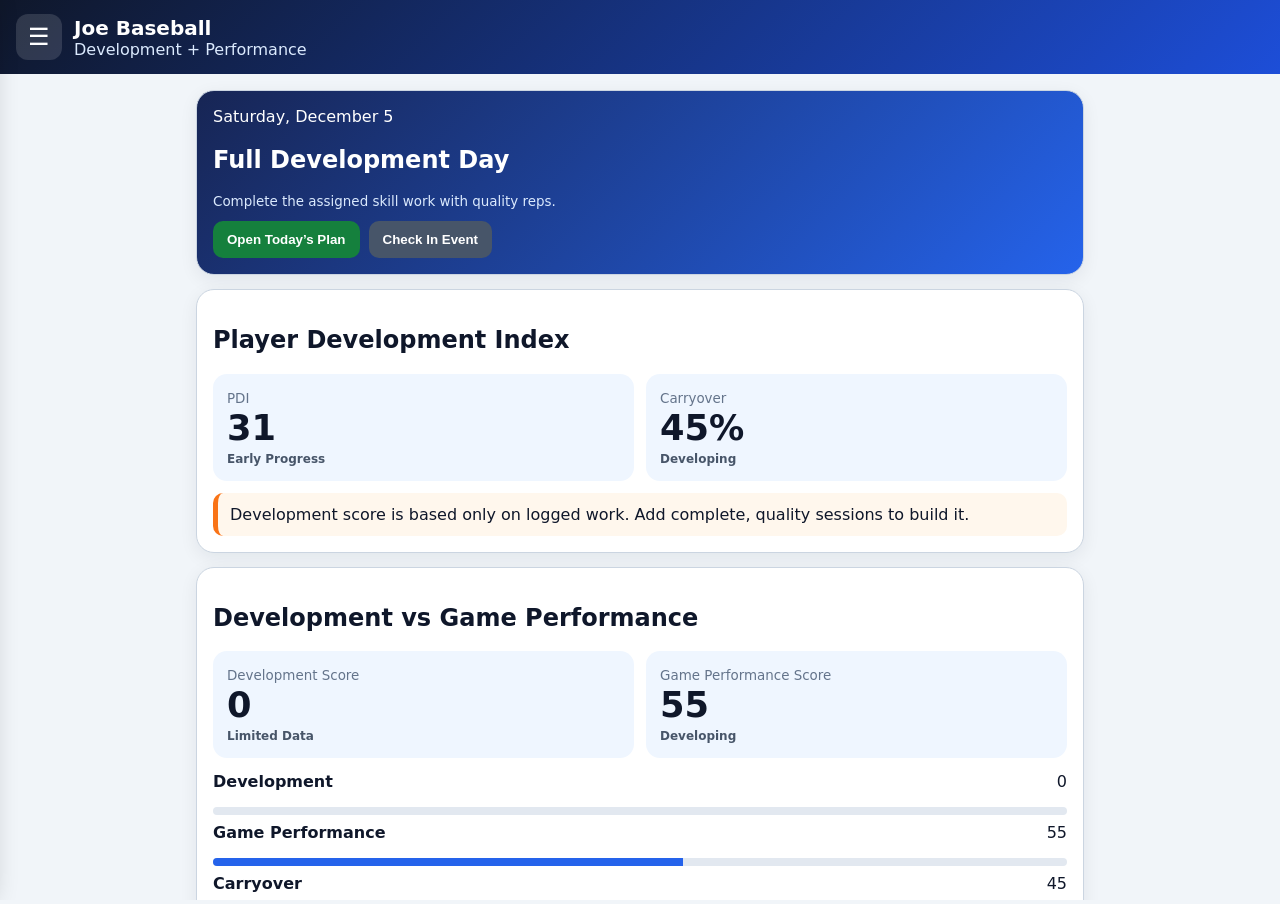
<file: index.html>
<!doctype html>
<html lang="en">
<head>
<meta charset="utf-8">
<meta name="viewport" content="width=device-width,initial-scale=1,viewport-fit=cover">
<meta name="theme-color" content="#0f172a">
<meta http-equiv="Cache-Control" content="no-cache, no-store, must-revalidate">
<title>Joe Baseball</title>
<style>html,body,#app{margin:0;width:100%;height:100%;border:0;overflow:hidden;background:#f1f5f9}</style>
</head>
<body>
<iframe id="app" title="Joe Baseball" src="app-v3.html?build=update-game-stats-20260712-1"></iframe>
<script>
const frame=document.getElementById('app');
frame.addEventListener('load',()=>{
  const win=frame.contentWindow,doc=frame.contentDocument;
  let editingGameId=null;

  function metric(label){
    const metrics=doc.getElementById('battingMetrics');
    if(!metrics)return null;
    return [...metrics.children].find(node=>node.querySelector('.small')?.textContent.trim()===label)||null;
  }

  function addOneBaseTile(t){
    const metrics=doc.getElementById('battingMetrics');
    if(!metrics)return;
    const singles=Math.max(0,Number(t.h||0)-Number(t.b2||0)-Number(t.b3||0)-Number(t.hr||0));
    let tile=metric('1B');
    if(!tile){
      tile=doc.createElement('div');
      tile.className='metric';
      const hits=metric('Hits');
      if(hits)hits.insertAdjacentElement('afterend',tile);else metrics.appendChild(tile);
    }
    tile.innerHTML=`<b>${singles}</b><span class="small">1B</span>`;
  }

  function addThreeBaseTile(t){
    const metrics=doc.getElementById('battingMetrics');
    if(!metrics)return;
    let tile=metric('3B');
    if(!tile){
      tile=doc.createElement('div');
      tile.className='metric';
      const doubles=metric('2B');
      if(doubles)doubles.insertAdjacentElement('afterend',tile);else metrics.appendChild(tile);
    }
    tile.innerHTML=`<b>${Number(t.b3||0)}</b><span class="small">3B</span>`;
  }

  function addHomeRunTile(t){
    const metrics=doc.getElementById('battingMetrics');
    if(!metrics)return;
    let tile=metric('HR');
    if(!tile){
      tile=doc.createElement('div');
      tile.className='metric';
      const triples=metric('3B');
      if(triples)triples.insertAdjacentElement('afterend',tile);else metrics.appendChild(tile);
    }
    tile.innerHTML=`<b>${Number(t.hr||0)}</b><span class="small">HR</span>`;
  }

  function addBattingTiles(){
    const metrics=doc.getElementById('battingMetrics');
    if(!metrics||typeof win.totals!=='function')return;
    const t=win.totals().t;
    addOneBaseTile(t);
    addThreeBaseTile(t);
    addHomeRunTile(t);
  }

  function field(label,id,type='number',extra=''){
    return `<div><label>${label}</label><input id="${id}" type="${type}" ${extra}></div>`;
  }

  function buildGameEditor(){
    if(doc.getElementById('game-edit'))return;
    const page=doc.createElement('section');
    page.id='game-edit';
    page.className='page';
    page.innerHTML=`<div class="card">
      <h2 id="editGameTitle">Update Game Stats</h2>
      <div class="grid">
        ${field('Date','editGameDate','date','required')}
        ${field('Opponent','editGameOpponent','text','required')}
        ${field('Final Score','editGameScore','text','placeholder="11-6"')}
        <div><label>Result</label><select id="editGameResult"><option>Win</option><option>Loss</option><option>Tie</option></select></div>
      </div>
      <h3 class="sub">Batting</h3>
      <div class="grid">
        ${field('PA','editGamePA')}${field('AB','editGameAB')}${field('1B','editGame1B')}${field('2B','editGame2B')}${field('3B','editGame3B')}${field('HR','editGameHR')}${field('BB','editGameBB')}${field('SO','editGameSO')}${field('RBI','editGameRBI')}${field('Runs','editGameRuns')}${field('SB','editGameSB')}
      </div>
      <h3 class="sub">Pitching</h3>
      <div class="grid">
        ${field('Innings Pitched','editGameIP','number','step="0.1"')}${field('Pitch Count','editGamePC')}${field('Hits Allowed','editGamePH')}${field('Strikeouts','editGameK')}${field('Walks Allowed','editGamePBB')}${field('Earned Runs','editGameER')}
      </div>
      <h3 class="sub">Fielding</h3>
      <div class="grid">
        ${field('Total Chances','editGameTC')}${field('Putouts','editGamePO')}${field('Assists','editGameA')}${field('Errors','editGameE')}
      </div>
      <label>Notes</label><textarea id="editGameNotes"></textarea>
      <div class="actions"><button id="saveGameStats" class="btn green" type="button">Save Updated Stats</button><button id="cancelGameStats" class="btn gray" type="button">Cancel</button></div>
    </div>`;
    doc.querySelector('main').appendChild(page);
    doc.getElementById('saveGameStats').onclick=saveGameStats;
    doc.getElementById('cancelGameStats').onclick=()=>win.show('stats');
  }

  function setValue(id,value){
    const input=doc.getElementById(id);
    if(input)input.value=value??0;
  }

  function numberValue(id){
    return Number(doc.getElementById(id)?.value||0);
  }

  function textValue(id){
    return (doc.getElementById(id)?.value||'').trim();
  }

  function openGameEditor(gameId){
    const game=win.games().find(item=>String(item.id)===String(gameId));
    if(!game)return;
    editingGameId=game.id;
    const singles=Math.max(0,Number(game.h||0)-Number(game.b2||0)-Number(game.b3||0)-Number(game.hr||0));
    const values={
      editGameDate:game.date||'',editGameOpponent:game.opponent||'',editGameScore:game.score||'',editGameResult:game.result||'Win',
      editGamePA:game.pa||0,editGameAB:game.ab||0,editGame1B:singles,editGame2B:game.b2||0,editGame3B:game.b3||0,editGameHR:game.hr||0,
      editGameBB:game.bb||0,editGameSO:game.so||0,editGameRBI:game.rbi||0,editGameRuns:game.runs||0,editGameSB:game.sb||0,
      editGameIP:game.ip||0,editGamePC:game.pc||0,editGamePH:game.ph||0,editGameK:game.k||0,editGamePBB:game.pbb||0,editGameER:game.er||0,
      editGameTC:game.tc||0,editGamePO:game.po||0,editGameA:game.a||0,editGameE:game.e||0,editGameNotes:game.notes||''
    };
    Object.entries(values).forEach(([id,value])=>setValue(id,value));
    doc.getElementById('editGameTitle').textContent=`Update Game Stats - ${game.date} vs. ${game.opponent}`;
    win.show('game-edit');
  }

  function saveGameStats(){
    const date=textValue('editGameDate'),opponent=textValue('editGameOpponent');
    if(!date||!opponent){win.alert('Date and opponent are required.');return;}
    const games=win.games();
    const current=games.find(item=>String(item.id)===String(editingGameId));
    if(!current)return;
    const b1=numberValue('editGame1B'),b2=numberValue('editGame2B'),b3=numberValue('editGame3B'),hr=numberValue('editGameHR');
    const updated={...current,
      date,opponent,result:textValue('editGameResult'),score:textValue('editGameScore'),
      pa:numberValue('editGamePA'),ab:numberValue('editGameAB'),h:b1+b2+b3+hr,b2,b3,hr,
      bb:numberValue('editGameBB'),so:numberValue('editGameSO'),rbi:numberValue('editGameRBI'),runs:numberValue('editGameRuns'),sb:numberValue('editGameSB'),
      ip:numberValue('editGameIP'),pc:numberValue('editGamePC'),ph:numberValue('editGamePH'),k:numberValue('editGameK'),pbb:numberValue('editGamePBB'),er:numberValue('editGameER'),
      tc:numberValue('editGameTC'),po:numberValue('editGamePO'),a:numberValue('editGameA'),e:numberValue('editGameE'),notes:textValue('editGameNotes')
    };
    const updatedGames=games.map(item=>String(item.id)===String(editingGameId)?updated:item).sort((a,b)=>a.date.localeCompare(b.date));
    win.localStorage.setItem('joeGames_v4',JSON.stringify(updatedGames));
    if(updated.scheduleId){
      let attendance={};
      try{attendance=JSON.parse(win.localStorage.getItem('joeAttendance_v4')||'{}')}catch{}
      attendance[updated.scheduleId]={...(attendance[updated.scheduleId]||{}),status:'Attended',played:true,pitched:updated.ip>0,pitches:updated.pc,result:updated.result,score:updated.score};
      win.localStorage.setItem('joeAttendance_v4',JSON.stringify(attendance));
    }
    win.renderAll();
    win.show('stats');
    win.alert('Game stats updated.');
  }

  function addUpdateButtons(){
    const list=doc.getElementById('gameList');
    if(!list||typeof win.games!=='function')return;
    const games=win.games();
    const rows=[...list.querySelectorAll(':scope > .row')];
    rows.forEach((row,index)=>{
      const game=games[index];
      if(!game||row.querySelector('[data-update-game]'))return;
      const left=row.firstElementChild;
      const actions=doc.createElement('div');
      actions.className='actions';
      const button=doc.createElement('button');
      button.type='button';
      button.className='btn green';
      button.dataset.updateGame=game.id;
      button.textContent='Update Game Stats';
      button.onclick=()=>openGameEditor(game.id);
      actions.appendChild(button);
      left.appendChild(actions);
    });
  }

  buildGameEditor();
  const battingMetrics=doc.getElementById('battingMetrics');
  if(battingMetrics){new MutationObserver(addBattingTiles).observe(battingMetrics,{childList:true});addBattingTiles();}
  const gameList=doc.getElementById('gameList');
  if(gameList){new MutationObserver(addUpdateButtons).observe(gameList,{childList:true});addUpdateButtons();}
});
</script>
</body>
</html>
</file>
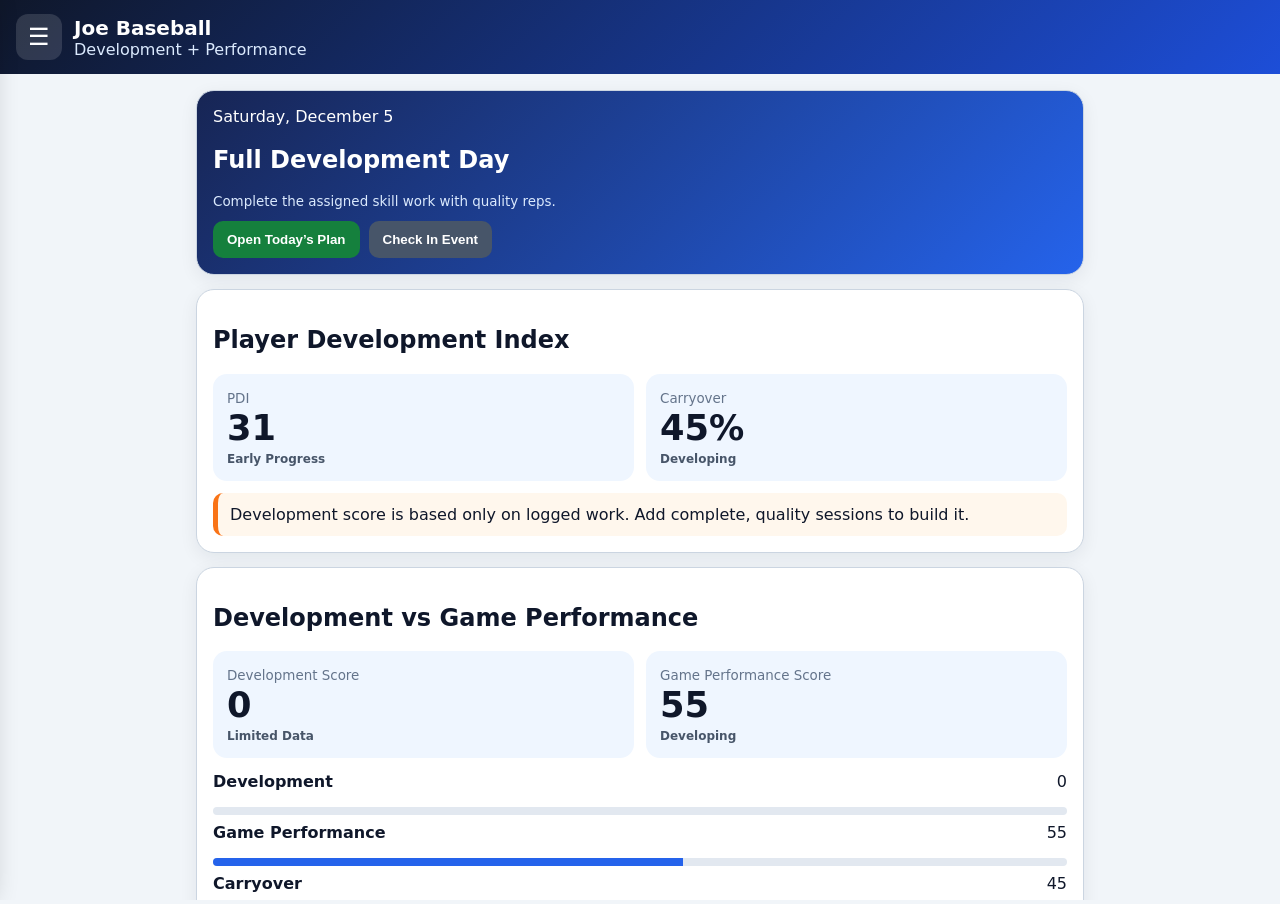
<file: app-live.html>
<!doctype html>
<html lang="en">
<head>
<meta charset="utf-8">
<meta name="viewport" content="width=device-width,initial-scale=1,viewport-fit=cover">
<meta name="theme-color" content="#0f172a">
<title>Joe Baseball</title>
<style>
html,body,#app{margin:0;width:100%;height:100%;border:0;overflow:hidden;background:#f1f5f9}
</style>
</head>
<body>
<iframe id="app" title="Joe Baseball" src="app-v3.html?core=20260712"></iframe>
<script>
const frame=document.getElementById('app');
frame.addEventListener('load',()=>{
  try{
    const doc=frame.contentDocument;
    if(!doc||!doc.getElementById('schedule'))return;
    const script=doc.createElement('script');
    script.src='game-day.js?v=20260712-2
</file>
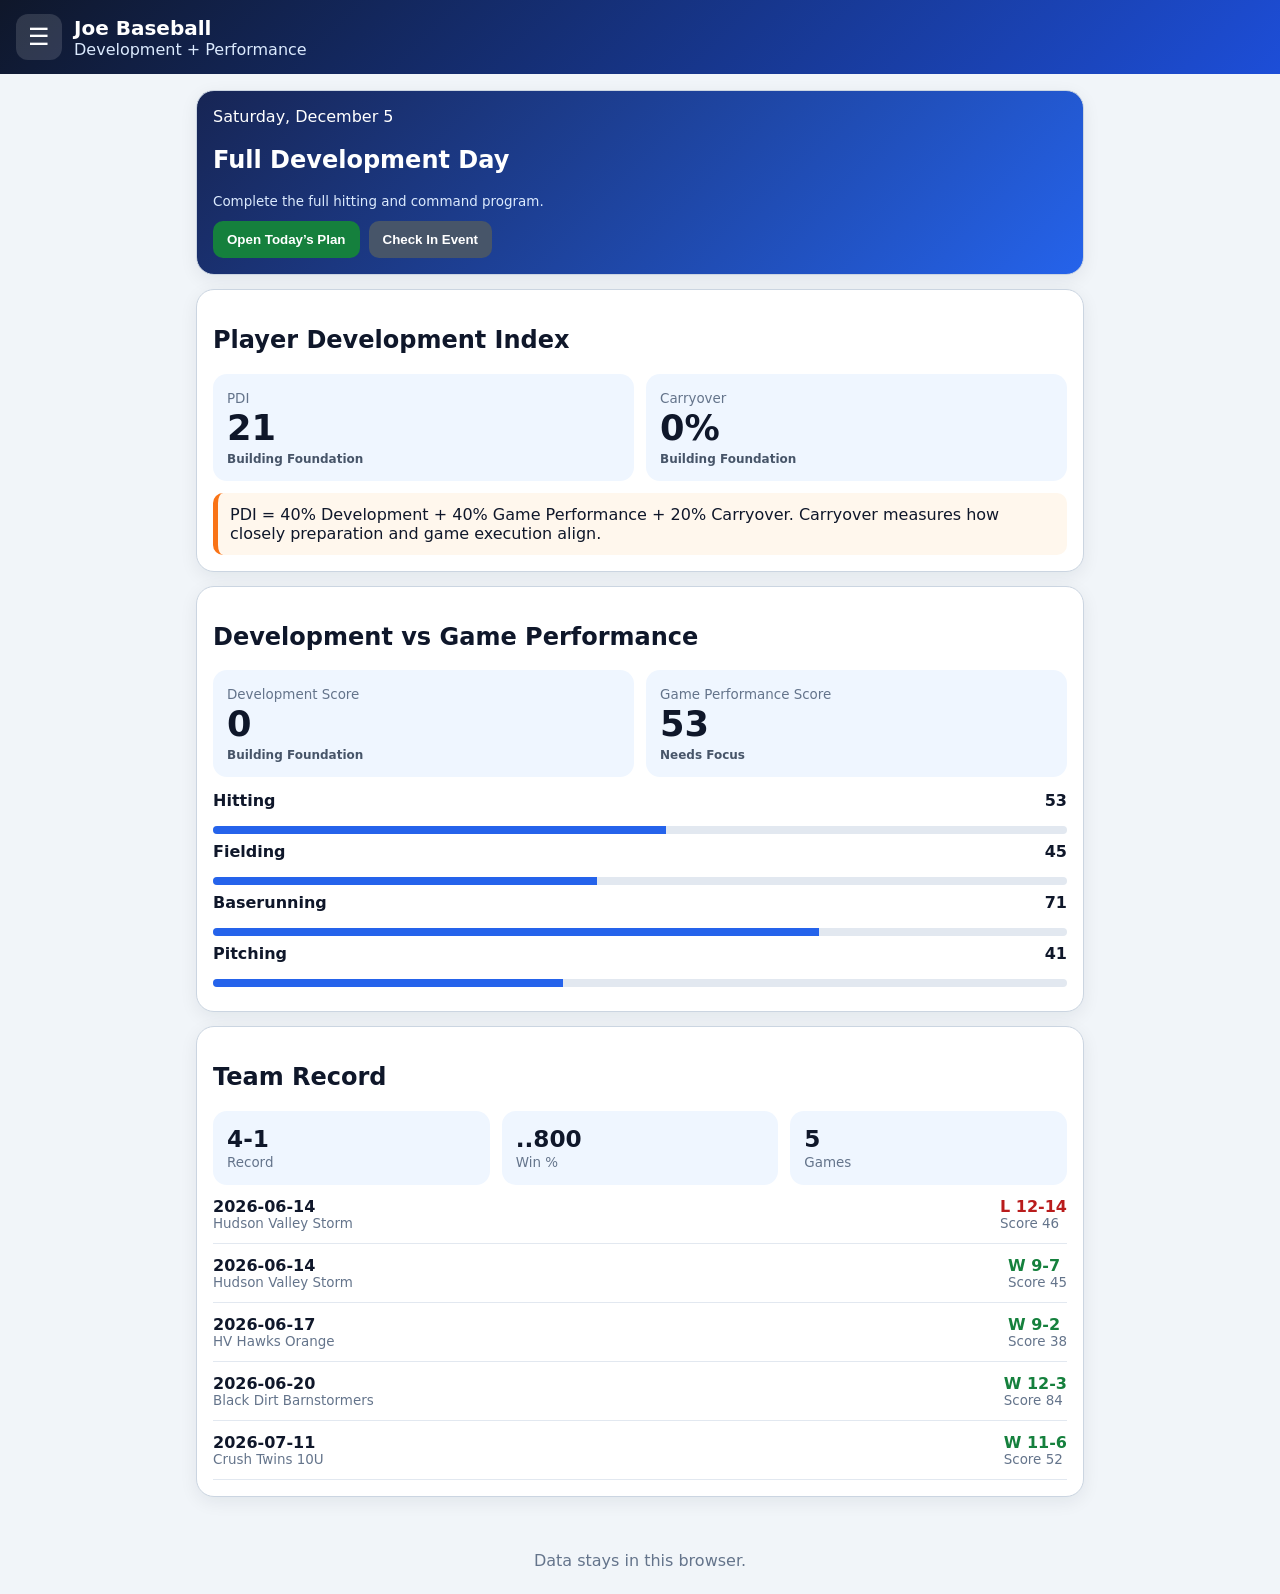
<file: app-v2.html>
<!doctype html><html lang="en"><head><meta charset="utf-8"><meta name="viewport" content="width=device-width,initial-scale=1,viewport-fit=cover"><meta name="theme-color" content="#0f172a"><title>Joe Baseball</title><style>:root{--n:#0f172a;--b:#2563eb;--g:#15803d;--r:#b91c1c;--o:#c2410c;--bg:#f1f5f9;--m:#64748b;--l:#cbd5e1}*{box-sizing:border-box}body{margin:0;font-family:system-ui,-apple-system,Segoe UI,sans-serif;background:var(--bg);color:var(--n)}header{position:sticky;top:0;z-index:20;padding:14px 16px;background:linear-gradient(135deg,#0f172a,#1d4ed8);color:#fff;display:flex;gap:12px;align-items:center}.hamb{width:46px;height:46px;border:0;border-radius:12px;background:#ffffff22;color:#fff;font-size:24px}.brand b{display:block;font-size:20px}.brand span{color:#dbeafe}.drawer{position:fixed;inset:0 auto 0 0;width:min(84vw,310px);background:#fff;z-index:50;transform:translateX(-105%);transition:.2s}.drawer.open{transform:none}.drawer h2{padding:18px;margin:0;background:var(--n);color:#fff}.drawer button{display:block;width:100%;padding:16px;border:0;border-bottom:1px solid #e2e8f0;background:#fff;text-align:left;font-weight:800}.drawer button.active{background:#dbeafe;color:#1d4ed8}.shade{display:none;position:fixed;inset:0;background:#0007;z-index:40}.shade.open{display:block}main{max-width:920px;margin:auto;padding:16px}.page{display:none}.page.active{display:block}.card{background:#fff;border:1px solid var(--l);border-radius:18px;padding:16px;margin-bottom:14px;box-shadow:0 5px 18px #0f172a12}.hero{background:linear-gradient(135deg,#172554,#2563eb);color:#fff}.small{font-size:.84rem;color:var(--m)}.hero .small{color:#dbeafe}.grid{display:grid;grid-template-columns:repeat(2,minmax(0,1fr));gap:12px}.stats{display:grid;grid-template-columns:repeat(3,minmax(0,1fr));gap:12px}.metric,.score{background:#eff6ff;border-radius:14px;padding:14px}.metric b,.score b{display:block;font-size:1.45rem}.score b{font-size:2.2rem}.grade{font-size:.75rem;font-weight:800;color:#475569}.btn{border:0;border-radius:10px;padding:11px 14px;color:#fff;background:var(--b);font-weight:900}.green{background:var(--g)}.gray{background:#475569}.orange{background:var(--o)}.red{background:var(--r)}.actions{display:flex;gap:9px;flex-wrap:wrap;margin-top:12px}.row{display:flex;justify-content:space-between;gap:12px;padding:12px 0;border-bottom:1px solid #e2e8f0}.win{color:var(--g);font-weight:900}.loss{color:var(--r);font-weight:900}.notice{padding:12px;background:#fff7ed;border-left:5px solid #f97316;border-radius:10px}.complete{padding:12px;background:#f0fdf4;border-left:5px solid #22c55e;border-radius:10px}.event{display:grid;grid-template-columns:76px 1fr;gap:12px;padding:14px 0;border-bottom:1px solid #e2e8f0}.datebox{background:#eff6ff;border-radius:12px;text-align:center;padding:8px}.datebox b{display:block;font-size:1.4rem}.badge{display:inline-block;padding:5px 9px;border-radius:999px;font-size:.76rem;font-weight:900;background:#dbeafe}.task{display:grid;grid-template-columns:auto 1fr;gap:10px;padding:13px 0;border-bottom:1px solid #e2e8f0}.task input{width:22px;height:22px}.drill{border:1px solid #dbe3ee;border-radius:14px;padding:14px;margin:12px 0;background:#fafcff}.sub{margin:20px 0 6px;border-bottom:2px solid #dbeafe;padding-bottom:6px}input,select,textarea{width:100%;padding:11px;border:1px solid var(--l);border-radius:10px;font:inherit;background:#fff}label{display:block;font-weight:800;font-size:.82rem;margin:8px 0 5px}textarea{min-height:80px}.zone{display:grid;grid-template-columns:repeat(3,1fr);gap:8px;margin-top:12px}.pocket{border:2px solid #93c5fd;border-radius:12px;padding:10px 6px;text-align:center;background:#eff6ff}.pocket h4{margin:0 0 6px}.pocket .count{font-weight:900;font-size:1.15rem}.pocket .mini{display:flex;gap:5px;margin-top:7px}.pocket button{flex:1;border:0;border-radius:8px;padding:8px 4px;font-weight:900}.attempt{background:#dbeafe;color:#1d4ed8}.hit{background:#dcfce7;color:#166534}.bar{height:8px;background:#e2e8f0;border-radius:99px;overflow:hidden;margin-top:8px}.bar span{display:block;height:100%;background:#2563eb}.component{display:grid;grid-template-columns:1fr auto;gap:8px;align-items:center;margin:8px 0}.component .bar{grid-column:1/3}footer{text-align:center;color:var(--m);padding:24px}@media(max-width:680px){.stats{grid-template-columns:repeat(2,minmax(0,1fr))}.grid{grid-template-columns:1fr}.scoregrid{grid-template-columns:repeat(2,minmax(0,1fr))}}</style></head><body><header><button class="hamb" onclick="menu()">☰</button><div class="brand"><b>Joe Baseball</b><span>Development + Performance</span></div></header><div id="shade" class="shade" onclick="menu(false)"></div><aside id="drawer" class="drawer"><h2>Joe Baseball</h2><button data-p="dash">🏠 Dashboard</button><button data-p="schedule">📅 Schedule & Attendance</button><button data-p="today">🏋️ Today’s Development</button><button data-p="log">📝 Development Session Log</button><button data-p="stats">⚾ Game Performance</button><button data-p="history">🗂 History</button></aside><main><section id="dash" class="page active"><div class="card hero"><div id="dateLabel"></div><h2 id="heroTitle"></h2><div id="heroNote" class="small"></div><div class="actions"><button class="btn green" onclick="show('today')">Open Today’s Plan</button><button class="btn gray" onclick="show('schedule')">Check In Event</button></div></div><div class="card"><h2>Player Development Index</h2><div class="grid scoregrid"><div class="score"><span class="small">PDI</span><b id="pdiScore">0</b><span id="pdiGrade" class="grade"></span></div><div class="score"><span class="small">Carryover</span><b id="carryScore">0%</b><span id="carryGrade" class="grade"></span></div></div><div id="pdiNote" class="notice" style="margin-top:12px"></div></div><div class="card"><h2>Development vs Game Performance</h2><div class="grid scoregrid"><div class="score"><span class="small">Development Score</span><b id="devScore">0</b><span id="devGrade" class="grade"></span></div><div class="score"><span class="small">Game Performance Score</span><b id="gameScore">0</b><span id="gameGrade" class="grade"></span></div></div><div id="scoreBreakdown" style="margin-top:14px"></div></div><div class="card"><h2>Team Record</h2><div class="stats"><div class="metric"><b id="record"></b><span class="small">Record</span></div><div class="metric"><b id="winPct"></b><span class="small">Win %</span></div><div class="metric"><b id="gameCount"></b><span class="small">Games</span></div></div><div id="recordList"></div></div></section><section id="schedule" class="page"><div class="card"><h2>Upcoming Events</h2><div id="upcoming"></div></div><div class="card"><h2>Completed Events</h2><div id="completed"></div></div><div class="card"><h2>Add Event</h2><div class="grid"><div><label>Type</label><select id="newType"><option>Game</option><option>Practice</option><option>Celebration</option></select></div><div><label>Date</label><input id="newDate" type="date"></div><div><label>Time</label><input id="newTime" type="time"></div><div><label>Opponent / Title</label><input id="newTitle"></div></div><button class="btn green" onclick="addEvent()">Add Event</button></div></section><section id="today" class="page"><div class="card"><h2 id="planTitle"></h2><div id="planReason" class="small"></div><div id="planStatus"></div><div id="tasks"></div><div class="actions"><button class="btn green" onclick="completeDev()">Mark Complete</button><button class="btn orange" onclick="skipDev()">Skip Today</button><button class="btn gray" onclick="show('log')">Log Session</button></div></div></section><section id="log" class="page"><div class="card"><h2>Development Session Log</h2><p class="small">Enter only drills actually completed.</p><label>Date</label><input id="dDate" type="date"><label>Session Minutes</label><input id="mins" type="number" value="40"><h3 class="sub">Rope Bat</h3><div class="drill"><div class="grid"><div><label>Dry Swings</label><input id="ropeDry" type="number" value="0"></div><div><label>Bottom-Hand Tee</label><input id="ropeBottom" type="number" value="0"></div><div><label>Top-Hand Tee</label><input id="ropeTop" type="number" value="0"></div><div><label>Two-Hand Tee</label><input id="ropeTwoTee" type="number" value="0"></div></div></div><h3 class="sub">Game Bat Hitting</h3><div class="drill"><div class="grid"><div><label>Game Bat Tee Swings</label><input id="gameTee" type="number" value="0"></div><div><label>Quality Line Drives</label><input id="gameTeeSolid" type="number" value="0"></div><div><label>MaxBP Pitches</label><input id="maxPitches" type="number" value="0"></div><div><label>MaxBP Swings</label><input id="maxSwings" type="number" value="0"></div><div><label>MaxBP Solid Contact</label><input id="maxSolid" type="number" value="0"></div><div><label>Best Exit Velocity</label><input id="exitVelo" type="number" step=".1" value="0"></div></div></div><h3 class="sub">Pitching — 9-Hole Command</h3><div class="drill"><p class="small">Tap Attempt after each called pitch. Tap Hit only when the called pocket is hit.</p><div id="zone" class="zone"></div><div class="stats" style="margin-top:12px"><div class="metric"><b id="zoneAttempts">0</b><span class="small">Attempts</span></div><div class="metric"><b id="zoneHits">0</b><span class="small">Hits</span></div><div class="metric"><b id="zonePct">0%</b><span class="small">Command</span></div></div><div class="actions"><button class="btn gray" onclick="undoZone()">Undo Last</button><button class="btn red" onclick="resetZone()">Reset Board</button></div></div><div class="drill"><div class="grid"><div><label>Radar Pitches</label><input id="radarPitches" type="number" value="0"></div><div><label>Average Pitch Velocity</label><input id="avgPitchVelo" type="number" step=".1" value="0"></div><div><label>Max Pitch Velocity</label><input id="maxPitchVelo" type="number" step=".1" value="0"></div></div></div><label>Arm Feel</label><select id="armFeel"><option>Great</option><option>Normal</option><option>Tired</option><option>Sore</option></select><label>Notes</label><textarea id="devNotes"></textarea><button class="btn green" onclick="saveDev()">Save Development Session</button></div></section><section id="stats" class="page"><div class="card"><h2>Game Performance Score</h2><div id="gameComponentSummary"></div></div><div class="card"><h2>⚾ Batting</h2><div id="battingMetrics" class="stats"></div></div><div class="card"><h2>🥎 Pitching</h2><div id="pitchingMetrics" class="stats"></div></div><div class="card"><h2>🧤 Fielding</h2><div id="fieldingMetrics" class="stats"></div></div><div class="card"><h2>Game-by-Game Scores</h2><div id="gameList"></div></div></section><section id="history" class="page"><div class="card"><h2>Development History</h2><div id="devHistory"></div></div><div class="card"><h2>Game History</h2><div id="gameHistory"></div></div></section></main><footer>Data stays in this browser.</footer><script>const G='joeGames_v4',D='joeDevelopment_v4',DS='joeDevelopmentStatus_v1',A='joeAttendance_v4',S='joeSchedule_v4';const canon=[{id:'gc1',date:'2026-06-14',opponent:'Hudson Valley Storm',result:'Loss',score:'12-14',pa:3,ab:1,h:0,b2:0,b3:0,hr:0,bb:2,so:0,rbi:0,runs:2,sb:0,tc:1,po:0,a:0,e:1,ip:4,pc:73,k:1,pbb:3,er:5},{id:'gc2',date:'2026-06-14',opponent:'Hudson Valley Storm',result:'Win',score:'9-7',pa:3,ab:3,h:1,b2:0,b3:0,hr:0,bb:0,so:0,rbi:0,runs:1,sb:1,tc:1,po:0,a:0,e:1,ip:0,pc:0,k:0,pbb:0,er:0},{id:'gc3',date:'2026-06-17',opponent:'HV Hawks Orange',result:'Win',score:'9-2',pa:3,ab:2,h:0,b2:0,b3:0,hr:0,bb:1,so:1,rbi:1,runs:1,sb:0,tc:0,po:0,a:0,e:0,ip:0,pc:0,k:0,pbb:0,er:0},{id:'gc4',date:'2026-06-20',opponent:'Black Dirt Barnstormers',result:'Win',score:'12-3',pa:2,ab:2,h:2,b2:1,b3:0,hr:0,bb:0,so:0,rbi:3,runs:0,sb:0,tc:2,po:1,a:0,e:1,ip:0,pc:0,k:0,pbb:0,er:0},{id:'gc5',date:'2026-07-11',opponent:'Crush Twins 10U',result:'Win',score:'11-6',pa:3,ab:1,h:0,b2:0,b3:0,hr:0,bb:2,so:1,rbi:0,runs:1,sb:3,tc:0,po:0,a:0,e:0,ip:0,pc:0,k:0,pbb:0,er:0}];const base=[['b0','2026-07-11','Game','vs. Crush Twins 10U',''],['b1','2026-07-12','Celebration','End of Season Celebration','13:00'],['b2','2026-07-15','Game','@ Frozen Ropes Rockies 10U','18:30'],['b3','2026-07-17','Practice','Pine Bush Rebels 10U Practice','17:30'],['b4','2026-07-19','Game','vs. HV Hawks Orange 10U','11:00'],['b5','2026-07-21','Game','vs. Beacon Bulldogs 10U','18:00'],['b6','2026-07-22','Practice','Pine Bush Rebels 10U Practice','17:30'],['b7','2026-07-24','Game','@ Frozen Ropes Rockies 10U','18:30']];const get=(k,d)=>{try{return JSON.parse(localStorage.getItem(k)||JSON.stringify(d))}catch{return d}},set=(k,v)=>localStorage.setItem(k,JSON.stringify(v)),today=()=>new Date().toISOString().slice(0,10),num=id=>Number(document.getElementById(id)?.value)||0,val=id=>document.getElementById(id)?.value||'',fmt=x=>Number(x||0).toFixed(3).replace(/^0/,'.'),clamp=x=>Math.max(0,Math.min(100,Math.round(x))),tile=(l,v)=>`<div class="metric"><b>${v}</b><span class="small">${l}</span></div>`;function games(){const x=get(G,[]);return x.length?x:canon}function schedule(){let s=get(S,[]);if(!s.length){s=base.map(x=>({id:x[0],date:x[1],type:x[2],title:x[3],time:x[4]}));set(S,s)}return s.sort((a,b)=>a.date.localeCompare(b.date))}function attendance(){return get(A,{})}function menu(force){const on=force===undefined?!drawer.classList.contains('open'):force;drawer.classList.toggle('open',on);shade.classList.toggle('open',on)}function show(id){document.querySelectorAll('.page').forEach(x=>x.classList.remove('active'));document.querySelectorAll('.drawer button').forEach(x=>x.classList.remove('active'));document.getElementById(id).classList.add('active');document.querySelector(`[data-p="${id}"]`)?.classList.add('active');menu(false);renderAll()}document.querySelectorAll('.drawer button').forEach(b=>b.onclick=()=>show(b.dataset.p));function grade(s){return s>=90?'Elite':s>=80?'Excellent':s>=70?'Very Good':s>=60?'Developing':s>=50?'Needs Focus':'Building Foundation'}function gameParts(g){const pa=g.pa||0,ab=g.ab||0,h=g.h||0,bb=g.bb||0,so=g.so||0,tb=(h-(g.b2||0)-(g.b3||0)-(g.hr||0))+2*(g.b2||0)+3*(g.b3||0)+4*(g.hr||0),reach=pa?(h+bb)/pa:0,slug=ab?tb/ab:0,contact=pa?1-so/pa:1,prod=pa?Math.min(1,((g.rbi||0)+(g.runs||0))/(pa*1.5)):0,hitting=clamp(reach*35+Math.min(1,slug)*30+contact*20+prod*15),fielding=(g.tc||0)>0?clamp(100-((g.e||0)/(g.tc||1))*70+Math.min(20,((g.po||0)+(g.a||0))*10)):null,running=clamp(40+(g.runs||0)*20+(g.sb||0)*15);let pitching=null;if((g.ip||0)>0){const ip=g.ip,walk=Math.max(0,1-(g.pbb||0)/(ip*2)),run=Math.max(0,1-(g.er||0)/(ip*2)),eff=Math.max(0,1-(g.pc||0)/(ip*30)),ks=Math.min(1,(g.k||0)/(ip*1.5));pitching=clamp(walk*30+run*30+eff*20+ks*20)}const parts=[['Hitting',hitting,40],['Fielding',fielding,20],['Baserunning',running,10],['Pitching',pitching,30]].filter(x=>x[1]!==null),weights=parts.reduce((a,x)=>a+x[2],0),overall=clamp(parts.reduce((a,x)=>a+x[1]*x[2],0)/weights);return{hitting,fielding,running,pitching,overall}}function developmentScore(){const d=get(D,[]),ds=get(DS,{}),recent=d.slice(-7);if(!recent.length&&!Object.keys(ds).length)return 0;const c=Object.values(ds).filter(x=>x.status==='Completed').length,s=Object.values(ds).filter(x=>x.status==='Skipped').length,total=c+s,completion=total?c/total:Math.min(1,recent.length/3);let h=0,p=0,a=0;recent.forEach(x=>{const tee=x.gameTee||x.tee||0,solid=x.gameTeeSolid||x.solid||0,ms=x.maxSwings||x.max||0,mso=x.maxSolid||0,hd=tee+ms;h+=hd?Math.min(1,(solid+mso)/hd):.6;const za=x.zoneAttempts||x.pitches||0,zh=x.zoneHits||x.strikes||0;p+=za?Math.min(1,zh/za):.6;a+=x.armFeel==='Sore'?.2:x.armFeel==='Tired'?.55:x.armFeel==='Great'?1:.8});const n=recent.length||1;return clamp(completion*30+h/n*25+p/n*25+Math.min(1,recent.length/4)*10+a/n*10)}function seasonScores(){const gs=games().map(gameParts),game=gs.length?clamp(gs.reduce((a,x)=>a+x.overall,0)/gs.length):0,dev=developmentScore(),carry=dev&&game?clamp(100-Math.abs(dev-game)):0,pdi=clamp(dev*.4+game*.4+carry*.2),avg=k=>{const a=gs.map(x=>x[k]).filter(x=>x!==null);return a.length?clamp(a.reduce((s,x)=>s+x,0)/a.length):null};return{dev,game,carry,pdi,hitting:avg('hitting'),fielding:avg('fielding'),running:avg('running'),pitching:avg('pitching')}}function totals(){const g=games(),t=g.reduce((a,x)=>(Object.keys(a).forEach(k=>a[k]+=Number(x[k]||0)),a),{pa:0,ab:0,h:0,b2:0,b3:0,hr:0,bb:0,so:0,rbi:0,runs:0,sb:0,tc:0,po:0,a:0,e:0,ip:0,pc:0,k:0,pbb:0,er:0}),avg=t.ab?t.h/t.ab:0,obp=(t.ab+t.bb)?(t.h+t.bb)/(t.ab+t.bb):0,slg=t.ab?((t.h-t.b2-t.b3-t.hr)+2*t.b2+3*t.b3+4*t.hr)/t.ab:0;return{g,t,avg,obp,slg,ops:obp+slg,w:g.filter(x=>x.result==='Win').length,l:g.filter(x=>x.result==='Loss').length}}function recordRows(){return games().map(x=>{const p=gameParts(x);return `<div class="row"><div><b>${x.date}</b><div class="small">${x.opponent}</div></div><div><span class="${x.result==='Win'?'win':'loss'}">${x.result==='Win'?'W':'L'} ${x.score}</span><div class="small">Score ${p.overall}</div></div></div>`}).join('')}function renderDashboard(){const z=totals(),s=seasonScores(),p=plan();dateLabel.textContent=new Date().toLocaleDateString(undefined,{weekday:'long',month:'long',day:'numeric'});heroTitle.textContent=p[0];heroNote.textContent=p[1];devScore.textContent=s.dev;gameScore.textContent=s.game;carryScore.textContent=s.carry+'%';pdiScore.textContent=s.pdi;devGrade.textContent=grade(s.dev);gameGrade.textContent=grade(s.game);carryGrade.textContent=grade(s.carry);pdiGrade.textContent=grade(s.pdi);pdiNote.textContent='PDI = 40% Development + 40% Game Performance + 20% Carryover. Carryover measures how closely preparation and game execution align.';scoreBreakdown.innerHTML=[['Hitting',s.hitting],['Fielding',s.fielding],['Baserunning',s.running],['Pitching',s.pitching]].map(x=>`<div class="component"><b>${x[0]}</b><b>${x[1]??'N/A'}</b><div class="bar"><span style="width:${x[1]||0}%"></span></div></div>`).join('');record.textContent=`${z.w}-${z.l}`;winPct.textContent=fmt(z.w/(z.w+z.l));gameCount.textContent=z.w+z.l;recordList.innerHTML=recordRows()}function plan(){const e=schedule().find(x=>x.date===today()),tom=new Date(Date.now()+86400000).toISOString().slice(0,10),n=schedule().find(x=>x.date===tom);if(e?.type==='Game')return['Game Day Activation','Short checklist only. Preserve energy for the game.',[['Mobility','5 minutes'],['Rope Bat dry swings','10 controlled swings'],['Rope Bat tee','5 bottom hand, 5 top hand, 8 two hand'],['Game bat tee','15 line drives'],['Mental approach','Review strike-zone plan']]];if(e?.type==='Practice')return['Team Practice Day','Team practice is the main workload.',[['Mobility','5 minutes'],['Rope Bat dry swings','10 swings'],['Game bat tee','15 line drives'],['Team practice','Complete scheduled work']]];if(n?.type==='Game')return['Pre-Game Precision','Reduced volume and no velocity work.',[['Rope Bat dry swings','12'],['Rope Bat tee','6 each hand + 10 two hand'],['Game bat tee','24 location swings'],['MaxBP','24 timing pitches']]];return['Full Development Day','Complete the full hitting and command program.',[['Mobility','7 minutes'],['Rope Bat dry swings','20'],['Rope Bat tee','10 bottom, 10 top, 15 two hand'],['Game bat tee','30'],['MaxBP','36-45 pitches'],['9-hole command','24 called-pocket pitches']]]}function renderPlan(){const p=plan(),st=get(DS,{})[today()];planTitle.textContent=p[0];planReason.textContent=p[1];tasks.innerHTML=p[2].map(x=>`<div class="task"><input type="checkbox"><div><strong>${x[0]}</strong><div class="small">${x[1]}</div></div></div>`).join('');planStatus.innerHTML=st?`<div class="${st.status==='Completed'?'complete':'notice'}"><strong>${st.status}</strong> — ${st.note||''}</div>`:''}function completeDev(){const s=get(DS,{});s[today()]={status:'Completed',note:'Plan checklist completed'};set(DS,s);renderAll()}function skipDev(){const reason=prompt('Why skip today?','Game day / recovery / family schedule')||'Skipped';const s=get(DS,{});s[today()]={status:'Skipped',note:reason};set(DS,s);renderAll()}function eventHtml(e,done){const a=attendance()[e.id]||{},dt=new Date(e.date+'T12:00:00');if(done)return `<div class="event"><div class="datebox"><b>${dt.getDate()}</b><span>${dt.toLocaleDateString(undefined,{month:'short'})}</span></div><div><span class="badge">${e.type}</span><h3>${e.title}</h3><div class="complete"><b>${a.status}</b>${a.result?' · '+a.result+' '+(a.score||''):''}</div></div></div>`;return `<div class="event"><div class="datebox"><b>${dt.getDate()}</b><span>${dt.toLocaleDateString(undefined,{month:'short'})}</span></div><div><span class="badge">${e.type}</span><h3>${e.title}</h3><div class="grid"><div><label>Status</label><select id="st_${e.id}"><option>Scheduled</option><option>Attended</option><option>Missed</option><option>Canceled</option></select></div><div><label>Pitch Count</label><input id="pc_${e.id}" type="number" value="0"></div></div><label><input id="pl_${e.id}" type="checkbox" style="width:auto"> Played / participated</label><label><input id="pi_${e.id}" type="checkbox" style="width:auto"> Pitched</label>${e.type==='Game'?`<div class="grid"><div><label>Result</label><select id="rs_${e.id}"><option></option><option>Win</option><option>Loss</option><option>Tie</option></select></div><div><label>Score</label><input id="sc_${e.id}" placeholder="11-6"></div></div>`:''}<button class="btn green" onclick="saveCheck('${e.id}')">Save Check-In</button></div></div>`}function renderSchedule(){const a=attendance(),s=schedule(),done=s.filter(e=>a[e.id]?.status&&a[e.id].status!=='Scheduled'),up=s.filter(e=>!a[e.id]?.status||a[e.id].status==='Scheduled');upcoming.innerHTML=up.length?up.map(e=>eventHtml(e,false)).join(''):'<div class="complete">No upcoming unchecked events.</div>';completed.innerHTML=done.length?done.slice().reverse().map(e=>eventHtml(e,true)).join(''):'<p class="small">No completed events yet.</p>'}function saveCheck(id){const a=attendance(),e=schedule().find(x=>x.id===id);a[id]={status:val('st_'+id),played:document.getElementById('pl_'+id)?.checked||false,pitched:document.getElementById('pi_'+id)?.checked||false,pitches:num('pc_'+id),result:e?.type==='Game'?val('rs_'+id):'',score:e?.type==='Game'?val('sc_'+id):''};set(A,a);renderAll()}function addEvent(){if(!val('newDate')||!val('newTitle'))return alert('Add a date and title.');const s=schedule();s.push({id:'u'+Date.now(),date:val('newDate'),type:val('newType'),title:val('newTitle'),time:val('newTime')});set(S,s);renderAll()}let zoneState=Array.from({length:9},()=>({a:0,h:0})),zoneHistory=[];function renderZone(){zone.innerHTML=zoneState.map((x,i)=>`<div class="pocket"><h4>Pocket ${i+1}</h4><div class="count">${x.h}/${x.a}</div><div class="small">${x.a?Math.round(x.h/x.a*100):0}%</div><div class="mini"><button class="attempt" onclick="zoneAdd(${i},'a')">Attempt</button><button class="hit" onclick="zoneAdd(${i},'h')">Hit</button></div></div>`).join('');const a=zoneState.reduce((s,x)=>s+x.a,0),h=zoneState.reduce((s,x)=>s+x.h,0);zoneAttempts.textContent=a;zoneHits.textContent=h;zonePct.textContent=(a?Math.round(h/a*100):0)+'%'}function zoneAdd(i,t){zoneHistory.push(JSON.stringify(zoneState));zoneState[i].a++;if(t==='h')zoneState[i].h++;renderZone()}function undoZone(){if(zoneHistory.length){zoneState=JSON.parse(zoneHistory.pop());renderZone()}}function resetZone(){if(confirm('Reset all 9-hole counts?')){zoneState=Array.from({length:9},()=>({a:0,h:0}));zoneHistory=[];renderZone()}}function saveDev(){const d=get(D,[]),date=val('dDate')||today(),za=zoneState.reduce((s,x)=>s+x.a,0),zh=zoneState.reduce((s,x)=>s+x.h,0);d.push({id:Date.now(),date,minutes:num('mins'),ropeDry:num('ropeDry'),ropeBottom:num('ropeBottom'),ropeTop:num('ropeTop'),ropeTwoTee:num('ropeTwoTee'),gameTee:num('gameTee'),gameTeeSolid:num('gameTeeSolid'),maxPitches:num('maxPitches'),maxSwings:num('maxSwings'),maxSolid:num('maxSolid'),exitVelo:num('exitVelo'),zoneAttempts:za,zoneHits:zh,zone:zoneState,radarPitches:num('radarPitches'),avgPitchVelo:num('avgPitchVelo'),maxPitchVelo:num('maxPitchVelo'),armFeel:val('armFeel'),notes:val('devNotes')});set(D,d);const s=get(DS,{});s[date]={status:'Completed',note:'Development session saved'};set(DS,s);alert('Development session saved.');renderAll()}function renderStats(){const z=totals(),s=seasonScores(),t=z.t;gameComponentSummary.innerHTML=[['Hitting',s.hitting],['Fielding',s.fielding],['Baserunning',s.running],['Pitching',s.pitching]].map(x=>`<div class="component"><b>${x[0]}</b><b>${x[1]??'N/A'}</b><div class="bar"><span style="width:${x[1]||0}%"></span></div></div>`).join('');battingMetrics.innerHTML=[['AVG',fmt(z.avg)],['OBP',fmt(z.obp)],['SLG',fmt(z.slg)],['OPS',fmt(z.ops)],['PA',t.pa],['Hits',t.h],['BB',t.bb],['SO',t.so],['RBI',t.rbi],['Runs',t.runs],['SB',t.sb]].map(x=>tile(x[0],x[1])).join('');pitchingMetrics.innerHTML=[['IP',t.ip.toFixed(1)],['Pitch Count',t.pc],['K',t.k],['BB',t.pbb],['ER',t.er],['Pitching Score',s.pitching??'N/A']].map(x=>tile(x[0],x[1])).join('');fieldingMetrics.innerHTML=[['Chances',t.tc],['Putouts',t.po],['Assists',t.a],['Errors',t.e],['Fielding Score',s.fielding??'N/A']].map(x=>tile(x[0],x[1])).join('');gameList.innerHTML=games().map(g=>{const p=gameParts(g);return `<div class="row"><div><b>${g.date} vs ${g.opponent}</b><div class="small">Hit ${p.hitting} · Field ${p.fielding??'N/A'} · Run ${p.running} · Pitch ${p.pitching??'N/A'}</div></div><b>${p.overall}</b></div>`}).join('')}function renderHistory(){const ds=get(DS,{}),d=get(D,[]),dates=[...new Set([...Object.keys(ds),...d.map(x=>x.date)])].sort().reverse();devHistory.innerHTML=dates.length?dates.map(k=>{const log=d.find(x=>x.date===k),st=ds[k];return `<div class="row"><div><b>${k}</b><div class="small">${st?.note||''}${log?` · ${log.minutes} min · ${log.zoneHits||0}/${log.zoneAttempts||0} command`:''}</div></div><b>${st?.status||'Logged'}</b></div>`}).join(''):'<p class="small">No development history yet.</p>';gameHistory.innerHTML=recordRows()}function renderAll(){renderDashboard();renderSchedule();renderPlan();renderStats();renderHistory();renderZone()}dDate.value=today();renderAll();</script></body></html>
</file>
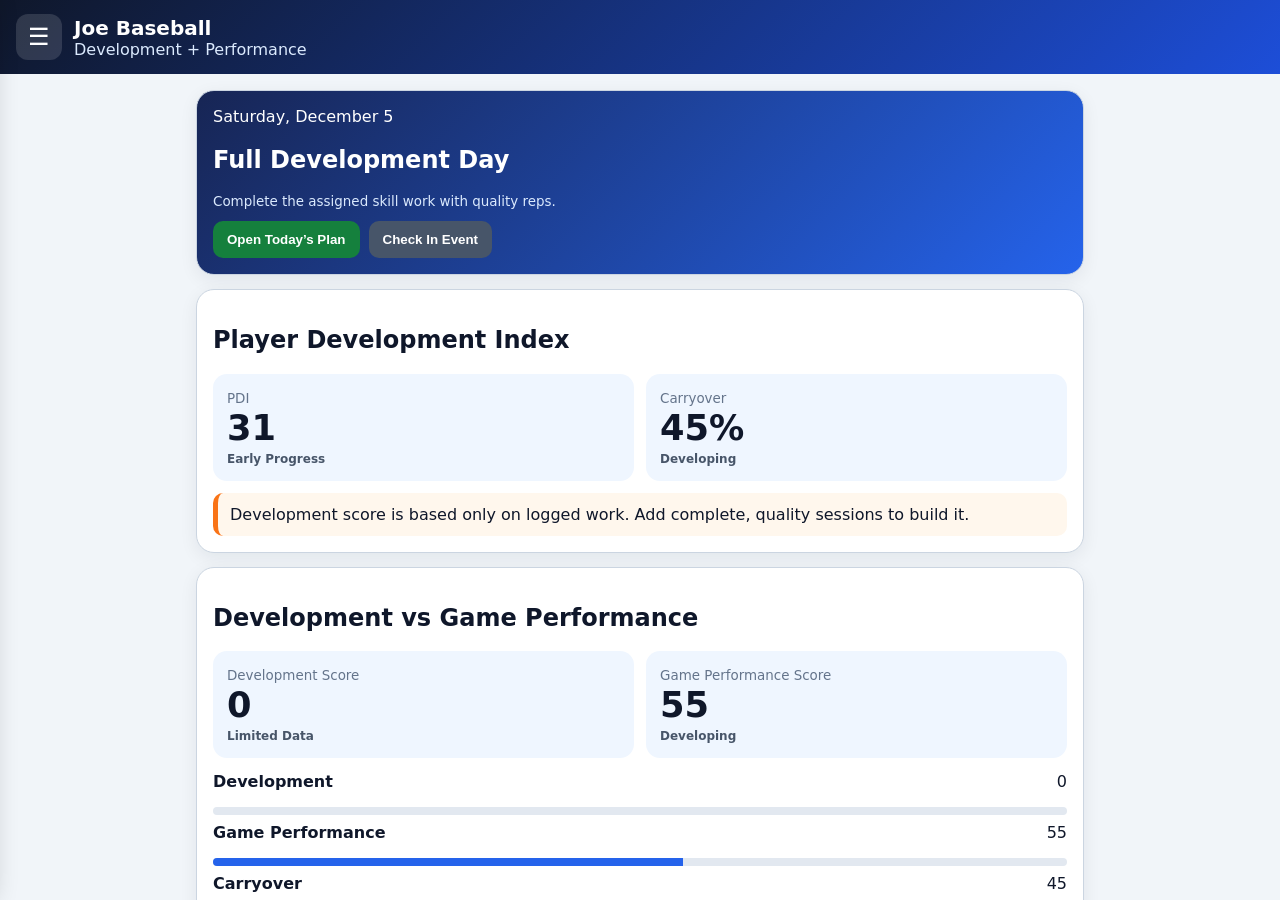
<file: app-v3-baserunning-v1.html>
<!doctype html>
<html lang="en">
<head>
<meta charset="utf-8">
<meta name="viewport" content="width=device-width,initial-scale=1,viewport-fit=cover">
<meta name="theme-color" content="#0f172a">
<meta http-equiv="Cache-Control" content="no-store">
<title>Joe Baseball</title>
<style>
html,body{margin:0;width:100%;height:100%;overflow:hidden;background:#f1f5f9}
#app{display:block;width:100%;height:100%;border:0;visibility:hidden}
#loading{position:fixed;inset:0;display:grid;place-items:center;font-family:system-ui,-apple-system,Segoe UI,sans-serif;color:#0f172a}
</style>
</head>
<body>
<div id="loading">Loading Joe Baseball...</div>
<iframe id="app" src="app-v3.html?build=baserunning-v1"></iframe>
<script>
const frame=document.getElementById('app');
const loading=document.getElementById('loading');
frame.addEventListener('load',function(){
  const w=frame.contentWindow;
  const d=frame.contentDocument;
  try{
    w.seasonBaserunningScore=function(){
      const totals=w.totals().t;
      const stolenBasePoints=Number(totals.sb||0)*12;
      const runPoints=Number(totals.runs||0)*4.5;
      return w.clamp(stolenBasePoints+runPoints);
    };

    const originalRenderStats=w.renderStats;
    w.renderStats=function(){
      originalRenderStats();
      const score=w.seasonBaserunningScore();
      const components=Array.from(d.querySelectorAll('#gameComponentSummary .component'));
      const baserunning=components.find(function(node){
        const label=node.querySelector('b');
        return label&&label.textContent.trim()==='Baserunning';
      });
      if(baserunning){
        const value=baserunning.querySelector(':scope > span');
        const bar=baserunning.querySelector('.bar span');
        if(value)value.textContent=score;
        if(bar)bar.style.width=score+'%';
      }
    };

    w.renderAll();
  }catch(error){
    console.error('Baserunning score patch failed',error);
  }
  frame.style.visibility='visible';
  loading.style.display='none';
});
</script>
</body>
</html>
</file>
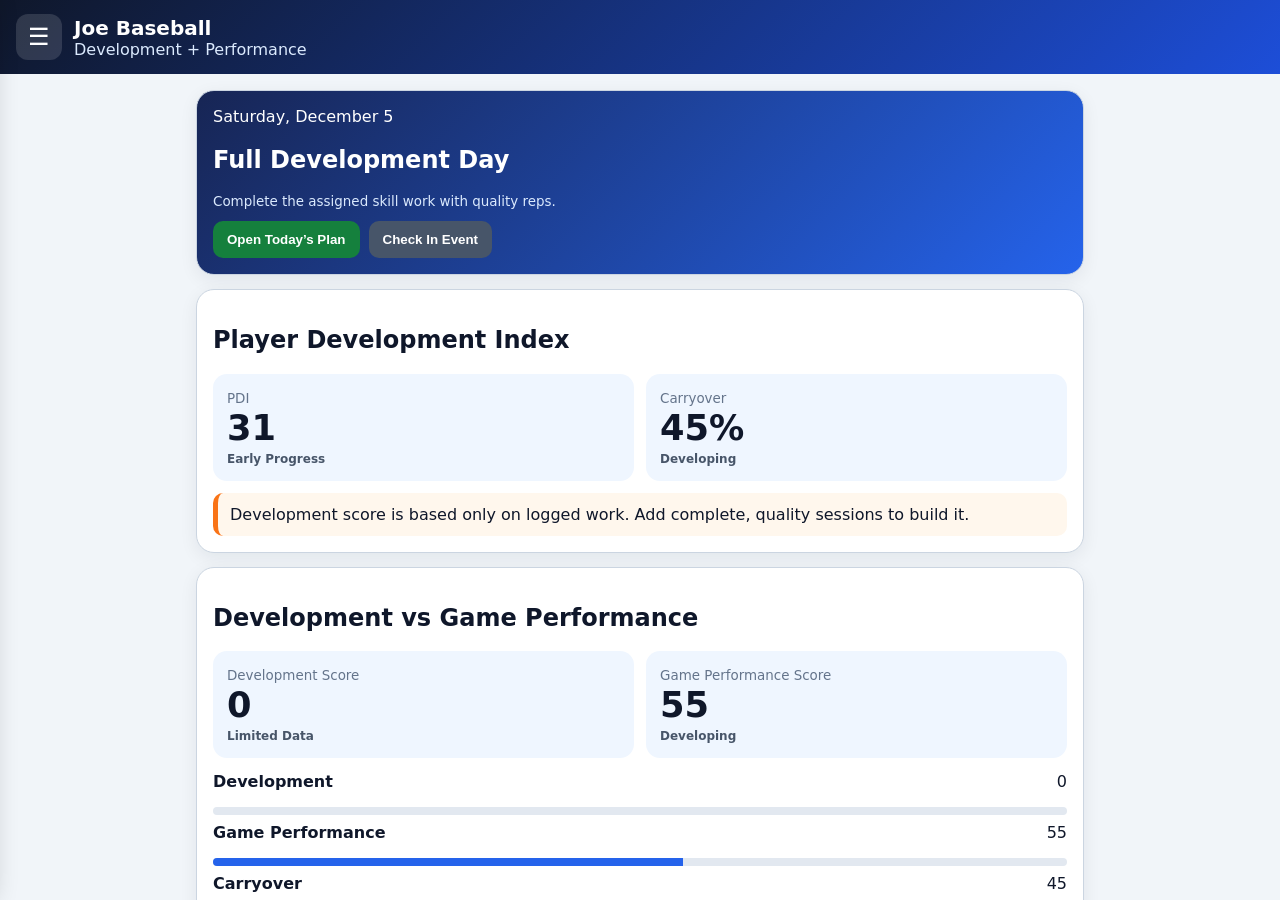
<file: app-v3-scoring-v2.html>
<!doctype html>
<html lang="en">
<head>
<meta charset="utf-8">
<meta name="viewport" content="width=device-width,initial-scale=1,viewport-fit=cover">
<meta name="theme-color" content="#0f172a">
<title>Joe Baseball</title>
<style>
html,body{margin:0;width:100%;height:100%;background:#f1f5f9}
#app{display:block;width:100%;height:100%;border:0;visibility:hidden}
#loading{position:fixed;inset:0;display:grid;place-items:center;font-family:system-ui,-apple-system,Segoe UI,sans-serif;color:#0f172a;background:#f1f5f9}
</style>
</head>
<body>
<div id="loading">Loading Joe Baseball…</div>
<iframe id="app" src="app-v3.html?v=6"></iframe>
<script>
const frame=document.getElementById('app');
const loading=document.getElementById('loading');
frame.addEventListener('load',()=>{
  const w=frame.contentWindow;
  const d=frame.contentDocument;
  try{
    w.developmentScore=function(){
      const list=w.sessions();
      if(!list.length)return 0;
      const recent=list.slice(-10);
      const avg=recent.reduce((sum,item)=>sum+w.sessionScore(item),0)/recent.length;
      const skipped=Object.values(w.statuses()).filter(x=>x.status==='Skipped').length;
      return w.clamp(avg-Math.min(10,skipped*2));
    };

    w.seasonBaserunningScore=function(){
      const z=w.totals();
      return w.clamp((z.t.sb||0)*12+(z.t.runs||0)*4.5);
    };

    w.pitchingSeasonScore=function(){
      const z=w.totals(),t=z.t;
      if(!(t.ip>0))return null;
      const era=(t.er*6)/t.ip;
      const bbPerInning=t.pbb/t.ip;
      const kbb=t.pbb>0?t.k/t.pbb:t.k;
      const pitchesPerInning=t.pc/t.ip;
      const runPrevention=Math.max(0,40-era*4);
      const control=Math.max(0,25-bbPerInning*20);
      const strikeouts=Math.min(15,kbb*15);
      const efficiency=Math.max(0,20-Math.max(0,pitchesPerInning-15)*3);
      return w.clamp(runPrevention+control+strikeouts+efficiency);
    };

    const originalGameParts=w.gameParts;
    w.gameParts=function(x){
      const p=originalGameParts(x);
      if((x.ip||0)>0){
        const era=((x.er||0)*6)/(x.ip||1);
        const bbPerInning=(x.pbb||0)/(x.ip||1);
        const kbb=(x.pbb||0)>0?(x.k||0)/(x.pbb||1):(x.k||0);
        const ppi=(x.pc||0)/(x.ip||1);
        p.pitch=w.clamp(
          Math.max(0,40-era*4)+
          Math.max(0,25-bbPerInning*20)+
          Math.min(15,kbb*15)+
          Math.max(0,20-Math.max(0,ppi-15)*3)
        );
        p.total=w.clamp(p.hit*.4+(p.field===null?70:p.field)*.2+p.run*.1+p.pitch*.3);
      }
      return p;
    };

    w.scoring=function(){
      const dev=w.developmentScore();
      const game=w.gameScore();
      const carry=w.clamp(100-Math.abs(dev-game));
      const pdi=w.clamp(dev*.4+game*.4+carry*.2);
      return{dev,game,carry,pdi};
    };

    w.renderDashboard=function(){
      const z=w.totals(),s=w.scoring(),p=w.plan();
      d.getElementById('dateLabel').textContent=new Date().toLocaleDateString(undefined,{weekday:'long',month:'long',day:'numeric'});
      d.getElementById('heroTitle').textContent=p[0];
      d.getElementById('heroNote').textContent=p[1];
      d.getElementById('pdiScore').textContent=s.pdi;
      d.getElementById('pdiGrade').textContent=w.grade(s.pdi);
      d.getElementById('carryScore').textContent=s.carry+'%';
      d.getElementById('carryGrade').textContent=w.grade(s.carry);
      d.getElementById('devScore').textContent=s.dev;
      d.getElementById('devGrade').textContent=w.grade(s.dev);
      d.getElementById('gameScore').textContent=s.game;
      d.getElementById('gameGrade').textContent=w.grade(s.game);
      d.getElementById('pdiNote').textContent=s.dev<30?'Development score is based only on logged work. Add complete, quality sessions to build it.':s.game>s.dev+15?'Game performance is currently ahead of logged development.':s.dev>s.game+15?'Preparation is ahead of game execution.':'Development and game performance are tracking closely.';
      d.getElementById('scoreBreakdown').innerHTML=w.component('Development',s.dev)+w.component('Game Performance',s.game)+w.component('Carryover',s.carry);
      d.getElementById('record').textContent=`${z.w}-${z.l}`;
      d.getElementById('winPct').textContent=w.fmt(z.w/Math.max(1,z.w+z.l));
      d.getElementById('gameCount').textContent=z.w+z.l;
      d.getElementById('recordList').innerHTML=w.games().map(x=>`<div class="row"><div><b>${x.date}</b><div class="small">vs. ${x.opponent}</div></div><div class="${x.result==='Win'?'win':'loss'}">${x.result==='Win'?'W':'L'} ${x.score}</div></div>`).join('');
    };

    w.renderStats=function(){
      const z=w.totals(),t=z.t;
      const era=t.ip?((t.er*6)/t.ip).toFixed(2):'—';
      const whip=t.ip?((t.h+t.pbb)/t.ip).toFixed(2):'—';
      const parts=w.games().map(w.gameParts);
      const avgAll=k=>parts.length?w.clamp(parts.reduce((sum,x)=>sum+x[k],0)/parts.length):0;
      const fieldParts=parts.filter(x=>x.field!==null);
      const fieldScore=fieldParts.length?w.clamp(fieldParts.reduce((sum,x)=>sum+x.field,0)/fieldParts.length):0;
      const runScore=w.seasonBaserunningScore();
      const pitchScore=w.pitchingSeasonScore();
      d.getElementById('gameComponentSummary').innerHTML=
        w.component('Hitting',avgAll('hit'))+
        w.component('Fielding',fieldScore)+
        w.component('Baserunning',runScore)+
        (pitchScore===null?'':w.component('Pitching',pitchScore));
      const singles=Math.max(0,(t.h||0)-(t.b2||0)-(t.b3||0)-(t.hr||0));
      d.getElementById('battingMetrics').innerHTML=[
        ['AVG',w.fmt(z.avg)],['OBP',w.fmt(z.obp)],['SLG',w.fmt(z.slg)],['OPS',w.fmt(z.ops)],
        ['PA',t.pa],['AB',t.ab],['Hits',t.h],['1B',singles],['2B',t.b2],['BB',t.bb],['SO',t.so],['RBI',t.rbi],['Runs',t.runs],['SB',t.sb]
      ].map(x=>w.tile(...x)).join('');
      d.getElementById('pitchingMetrics').innerHTML=[['IP',t.ip],['Pitches',t.pc],['ERA',era],['WHIP',whip],['K',t.k],['BB',t.pbb],['ER',t.er]].map(x=>w.tile(...x)).join('');
      d.getElementById('fieldingMetrics').innerHTML=[['Fielding %',w.fmt(z.fp)],['Chances',t.tc],['Putouts',t.po],['Assists',t.a],['Errors',t.e]].map(x=>w.tile(...x)).join('');
      d.getElementById('gameList').innerHTML=w.games().map(x=>{const p=w.gameParts(x);return `<div class="row"><div><b>${x.date} vs. ${x.opponent}</b><div class="small">Hitting ${p.hit} · Fielding ${p.field===null?'N/A':p.field} · Running ${p.run}${p.pitch===null?'':' · Pitching '+p.pitch}</div></div><b>${p.total}</b></div>`}).join('');
    };

    w.renderAll();
    frame.style.visibility='visible';
    loading.style.display='none';
  }catch(error){
    console.error(error);
    frame.style.visibility='visible';
    loading.style.display='none';
  }
});
</script>
</body>
</html>
</file>
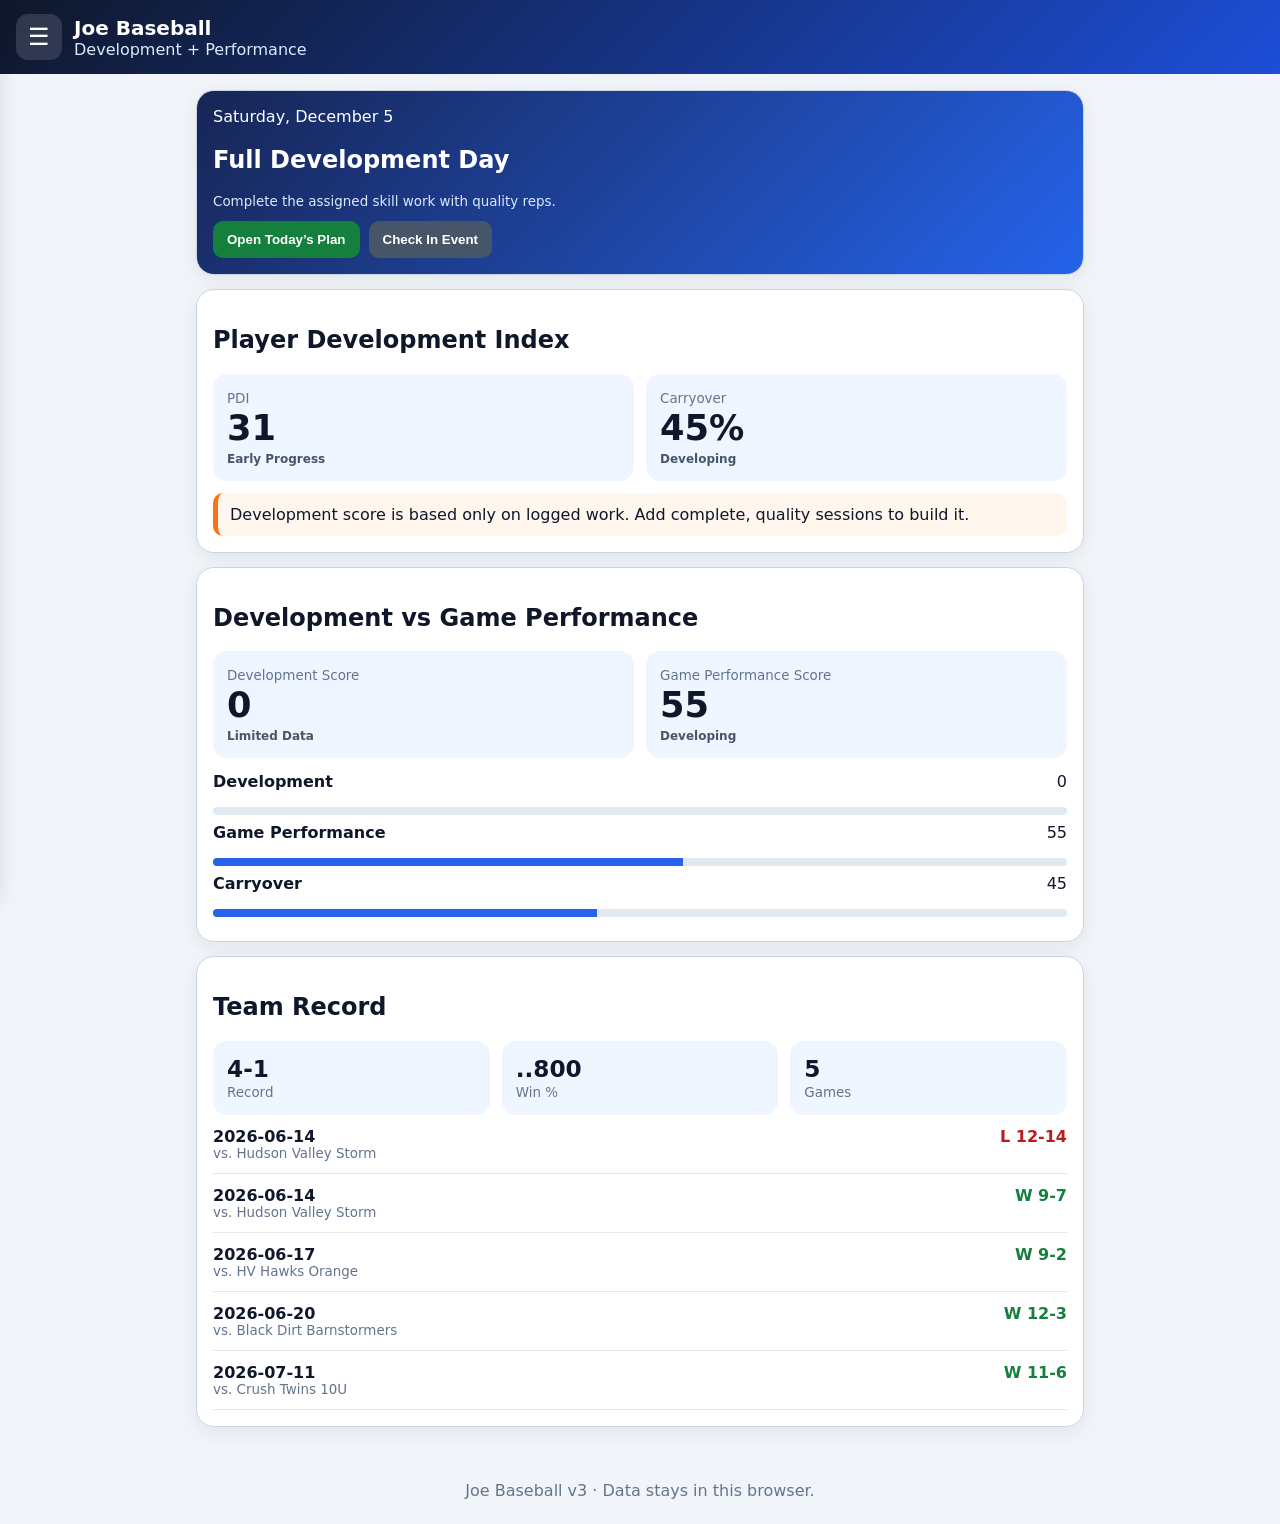
<file: app-v3.html>
<!doctype html>
<html lang="en">
<head>
<meta charset="utf-8">
<meta name="viewport" content="width=device-width,initial-scale=1,viewport-fit=cover">
<meta name="theme-color" content="#0f172a">
<title>Joe Baseball</title>
<style>
:root{--n:#0f172a;--b:#2563eb;--g:#15803d;--r:#b91c1c;--o:#c2410c;--bg:#f1f5f9;--m:#64748b;--l:#cbd5e1}*{box-sizing:border-box}body{margin:0;font-family:system-ui,-apple-system,Segoe UI,sans-serif;background:var(--bg);color:var(--n)}header{position:sticky;top:0;z-index:20;padding:14px 16px;background:linear-gradient(135deg,#0f172a,#1d4ed8);color:#fff;display:flex;gap:12px;align-items:center}.hamb{width:46px;height:46px;border:0;border-radius:12px;background:#ffffff22;color:#fff;font-size:24px}.brand b{display:block;font-size:20px}.brand span{color:#dbeafe}.drawer{position:fixed;inset:0 auto 0 0;width:min(84vw,310px);background:#fff;z-index:50;transform:translateX(-105%);transition:.2s;box-shadow:8px 0 25px #0003}.drawer.open{transform:none}.drawer h2{padding:18px;margin:0;background:var(--n);color:#fff}.drawer button{display:block;width:100%;padding:16px;border:0;border-bottom:1px solid #e2e8f0;background:#fff;text-align:left;font-weight:800}.drawer button.active{background:#dbeafe;color:#1d4ed8}.shade{display:none;position:fixed;inset:0;background:#0007;z-index:40}.shade.open{display:block}main{max-width:920px;margin:auto;padding:16px}.page{display:none}.page.active{display:block}.card{background:#fff;border:1px solid var(--l);border-radius:18px;padding:16px;margin-bottom:14px;box-shadow:0 5px 18px #0f172a12}.hero{background:linear-gradient(135deg,#172554,#2563eb);color:#fff}.small{font-size:.84rem;color:var(--m)}.hero .small{color:#dbeafe}.grid{display:grid;grid-template-columns:repeat(2,minmax(0,1fr));gap:12px}.stats{display:grid;grid-template-columns:repeat(3,minmax(0,1fr));gap:12px}.metric,.score{background:#eff6ff;border-radius:14px;padding:14px;min-width:0}.metric b,.score b{display:block;font-size:1.45rem;overflow-wrap:anywhere}.score b{font-size:2.2rem}.grade{font-size:.75rem;font-weight:800;color:#475569}.btn{border:0;border-radius:10px;padding:11px 14px;color:#fff;background:var(--b);font-weight:900}.green{background:var(--g)}.gray{background:#475569}.orange{background:var(--o)}.red{background:var(--r)}.actions{display:flex;gap:9px;flex-wrap:wrap;margin-top:12px}.row{display:flex;justify-content:space-between;gap:12px;padding:12px 0;border-bottom:1px solid #e2e8f0}.win{color:var(--g);font-weight:900}.loss{color:var(--r);font-weight:900}.notice{padding:12px;background:#fff7ed;border-left:5px solid #f97316;border-radius:10px}.complete{padding:12px;background:#f0fdf4;border-left:5px solid #22c55e;border-radius:10px}.dateLine{margin:8px 0 12px;padding:10px 12px;border-radius:10px;background:#eff6ff;color:#1d4ed8;font-weight:900}.event{display:grid;grid-template-columns:76px 1fr;gap:12px;padding:14px 0;border-bottom:1px solid #e2e8f0}.datebox{background:#eff6ff;border-radius:12px;text-align:center;padding:8px}.datebox b{display:block;font-size:1.4rem}.task{display:grid;grid-template-columns:auto 1fr;gap:10px;padding:13px 0;border-bottom:1px solid #e2e8f0}.task input{width:22px;height:22px}.drill{border:1px solid #dbe3ee;border-radius:14px;padding:14px;margin:12px 0;background:#fafcff}.sub{margin:20px 0 6px;border-bottom:2px solid #dbeafe;padding-bottom:6px}input,select,textarea{width:100%;padding:11px;border:1px solid var(--l);border-radius:10px;font:inherit;background:#fff}label{display:block;font-weight:800;font-size:.82rem;margin:8px 0 5px}textarea{min-height:80px}.zone{display:grid;grid-template-columns:repeat(3,1fr);gap:8px;margin-top:12px}.pocket{border:2px solid #93c5fd;border-radius:12px;padding:10px 6px;text-align:center;background:#eff6ff}.pocket h4{margin:0 0 6px}.pocket .count{font-weight:900;font-size:1.05rem}.pocket .mini{display:flex;gap:5px;margin-top:7px}.pocket button{flex:1;border:0;border-radius:8px;padding:8px 4px;font-weight:900}.attempt{background:#dbeafe;color:#1d4ed8}.hit{background:#dcfce7;color:#166534}.bar{height:8px;background:#e2e8f0;border-radius:99px;overflow:hidden;margin-top:8px}.bar span{display:block;height:100%;background:#2563eb}.component{display:grid;grid-template-columns:1fr auto;gap:8px;align-items:center;margin:8px 0}.component .bar{grid-column:1/3}footer{text-align:center;color:var(--m);padding:24px}@media(max-width:680px){.stats{grid-template-columns:repeat(2,minmax(0,1fr))}.grid{grid-template-columns:1fr}.scoregrid{grid-template-columns:repeat(2,minmax(0,1fr))}.metric,.score{padding:12px}}
</style>
</head>
<body>
<header><button class="hamb" onclick="menu()">☰</button><div class="brand"><b>Joe Baseball</b><span>Development + Performance</span></div></header>
<div id="shade" class="shade" onclick="menu(false)"></div>
<aside id="drawer" class="drawer"><h2>Joe Baseball</h2><button data-p="dash">🏠 Dashboard</button><button data-p="schedule">📅 Schedule & Attendance</button><button data-p="today">🏋️ Today’s Development</button><button data-p="log">📝 Development Session Log</button><button data-p="stats">⚾ Game Performance</button><button data-p="history">🗂 History</button></aside>
<main>
<section id="dash" class="page active"><div class="card hero"><div id="dateLabel"></div><h2 id="heroTitle"></h2><div id="heroNote" class="small"></div><div class="actions"><button class="btn green" onclick="show('today')">Open Today’s Plan</button><button class="btn gray" onclick="show('schedule')">Check In Event</button></div></div><div class="card"><h2>Player Development Index</h2><div class="grid scoregrid"><div class="score"><span class="small">PDI</span><b id="pdiScore">0</b><span id="pdiGrade" class="grade"></span></div><div class="score"><span class="small">Carryover</span><b id="carryScore">0%</b><span id="carryGrade" class="grade"></span></div></div><div id="pdiNote" class="notice" style="margin-top:12px"></div></div><div class="card"><h2>Development vs Game Performance</h2><div class="grid scoregrid"><div class="score"><span class="small">Development Score</span><b id="devScore">0</b><span id="devGrade" class="grade"></span></div><div class="score"><span class="small">Game Performance Score</span><b id="gameScore">0</b><span id="gameGrade" class="grade"></span></div></div><div id="scoreBreakdown" style="margin-top:14px"></div></div><div class="card"><h2>Team Record</h2><div class="stats"><div class="metric"><b id="record"></b><span class="small">Record</span></div><div class="metric"><b id="winPct"></b><span class="small">Win %</span></div><div class="metric"><b id="gameCount"></b><span class="small">Games</span></div></div><div id="recordList"></div></div></section>
<section id="schedule" class="page"><div class="card"><h2>Upcoming Events</h2><div id="upcoming"></div></div><div class="card"><h2>Completed Events</h2><div id="completed"></div></div><div class="card"><h2>Add Event</h2><div class="grid"><div><label>Type</label><select id="newType"><option>Game</option><option>Practice</option><option>Celebration</option><option>Lesson</option><option>Tournament</option></select></div><div><label>Date</label><input id="newDate" type="date"></div><div><label>Time</label><input id="newTime" type="time"></div><div><label>Opponent / Title</label><input id="newTitle"></div></div><button class="btn green" style="margin-top:12px" onclick="addEvent()">Add Event</button></div></section>
<section id="today" class="page"><div class="card"><h2 id="planTitle"></h2><div id="todayDate" class="dateLine"></div><div id="planReason" class="small"></div><div id="planStatus"></div><div id="tasks"></div><div class="actions"><button class="btn orange" onclick="skipDev()">Skip Today</button><button class="btn gray" onclick="show('log')">Log Session</button><button id="undoTodayBtn" class="btn gray" onclick="undoToday()" style="display:none">↩ Undo Today’s Status</button></div></div></section>
<section id="log" class="page"><div class="card"><h2 id="logTitle">Development Session Log</h2><p class="small">Save the actual work completed. Saving automatically marks that date Completed.</p><label>Date</label><input id="dDate" type="date"><label>Session Minutes</label><input id="mins" type="number" value="40"><h3 class="sub">Rope Bat</h3><div class="drill"><div class="grid"><div><label>Dry Swings — No Tee</label><input id="ropeDry" type="number" value="0"></div><div><label>Bottom-Hand Tee</label><input id="ropeBottom" type="number" value="0"></div><div><label>Top-Hand Tee</label><input id="ropeTop" type="number" value="0"></div><div><label>Two-Hand Tee</label><input id="ropeTwoTee" type="number" value="0"></div></div></div><h3 class="sub">Game Bat Hitting</h3><div class="drill"><div class="grid"><div><label>Game Bat Tee Swings</label><input id="gameTee" type="number" value="0"></div><div><label>Quality Line Drives</label><input id="gameTeeSolid" type="number" value="0"></div><div><label>MaxBP Pitches</label><input id="maxPitches" type="number" value="0"></div><div><label>MaxBP Swings</label><input id="maxSwings" type="number" value="0"></div><div><label>MaxBP Solid Contact</label><input id="maxSolid" type="number" value="0"></div><div><label>Measured Exit-Velo Swings</label><input id="evSwings" type="number" value="0"></div><div><label>Best Exit Velocity</label><input id="exitVelo" type="number" step=".1" value="0"></div></div></div><h3 class="sub">Pitching — 9-Hole Command</h3><div class="drill"><p class="small">Call a pocket before every pitch. Tap Attempt after the pitch. Tap Hit only when the called pocket is hit.</p><div id="zone" class="zone"></div><div class="stats" style="margin-top:12px"><div class="metric"><b id="zoneAttempts">0</b><span class="small">Attempts</span></div><div class="metric"><b id="zoneHits">0</b><span class="small">Hits</span></div><div class="metric"><b id="zonePct">0%</b><span class="small">Command</span></div></div><div class="actions"><button class="btn gray" type="button" onclick="undoZone()">Undo Last</button><button class="btn red" type="button" onclick="resetZone()">Reset Board</button></div></div><div class="drill"><div class="grid"><div><label>Radar Pitches</label><input id="radarPitches" type="number" value="0"></div><div><label>Average Pitch Velocity</label><input id="avgPitchVelo" type="number" step=".1" value="0"></div><div><label>Max Pitch Velocity</label><input id="maxPitchVelo" type="number" step=".1" value="0"></div></div></div><label>Arm Feel</label><select id="armFeel"><option>Great</option><option selected>Normal</option><option>Tired</option><option>Sore</option></select><label>Notes</label><textarea id="devNotes"></textarea><div class="actions"><button class="btn green" onclick="saveDev()">Save Development Session</button><button id="cancelEditBtn" class="btn gray" onclick="clearLog()" style="display:none">Cancel Edit</button></div></div></section>
<section id="stats" class="page"><div class="card"><h2>Game Performance Score</h2><div id="gameComponentSummary"></div></div><div class="card"><h2>⚾ Batting</h2><div id="battingMetrics" class="stats"></div></div><div class="card"><h2>🥎 Pitching</h2><div id="pitchingMetrics" class="stats"></div></div><div class="card"><h2>🧤 Fielding</h2><div id="fieldingMetrics" class="stats"></div></div><div class="card"><h2>Game-by-Game Scores</h2><div id="gameList"></div></div></section>
<section id="history" class="page"><div class="card"><h2>Development History</h2><div id="devHistory"></div></div><div class="card"><h2>Game History</h2><div id="gameHistory"></div></div></section>
</main><footer>Joe Baseball v3 · Data stays in this browser.</footer>
<script>
const G='joeGames_v4',D='joeDevelopment_v4',DS='joeDevelopmentStatus_v1',A='joeAttendance_v4',S='joeSchedule_v4',M='joeV3Migration_v1';
const canon=[{id:'gc1',date:'2026-06-14',opponent:'Hudson Valley Storm',result:'Loss',score:'12-14',pa:3,ab:1,h:0,b2:0,b3:0,hr:0,bb:2,so:0,rbi:0,runs:2,sb:0,tc:1,po:0,a:0,e:1,ip:4,pc:73,k:1,pbb:3,er:5},{id:'gc2',date:'2026-06-14',opponent:'Hudson Valley Storm',result:'Win',score:'9-7',pa:3,ab:3,h:1,b2:0,b3:0,hr:0,bb:0,so:0,rbi:0,runs:1,sb:1,tc:1,po:0,a:0,e:1,ip:0,pc:0,k:0,pbb:0,er:0},{id:'gc3',date:'2026-06-17',opponent:'HV Hawks Orange',result:'Win',score:'9-2',pa:3,ab:2,h:0,b2:0,b3:0,hr:0,bb:1,so:1,rbi:1,runs:1,sb:0,tc:0,po:0,a:0,e:0,ip:0,pc:0,k:0,pbb:0,er:0},{id:'gc4',date:'2026-06-20',opponent:'Black Dirt Barnstormers',result:'Win',score:'12-3',pa:2,ab:2,h:2,b2:1,b3:0,hr:0,bb:0,so:0,rbi:3,runs:0,sb:0,tc:2,po:1,a:0,e:1,ip:0,pc:0,k:0,pbb:0,er:0},{id:'gc5',date:'2026-07-11',opponent:'Crush Twins 10U',result:'Win',score:'11-6',pa:3,ab:1,h:0,b2:0,b3:0,hr:0,bb:2,so:1,rbi:0,runs:1,sb:3,tc:0,po:0,a:0,e:0,ip:0,pc:0,k:0,pbb:0,er:0}];
const base=[['b0','2026-07-11','Game','vs. Crush Twins 10U',''],['b1','2026-07-12','Celebration','End of Season Celebration','13:00'],['b2','2026-07-15','Game','@ Frozen Ropes Rockies 10U','18:30'],['b3','2026-07-17','Practice','Pine Bush Rebels 10U Practice','17:30'],['b4','2026-07-19','Game','vs. HV Hawks Orange 10U','11:00'],['b5','2026-07-21','Game','vs. Beacon Bulldogs 10U','18:00'],['b6','2026-07-22','Practice','Pine Bush Rebels 10U Practice','17:30'],['b7','2026-07-24','Game','@ Frozen Ropes Rockies 10U','18:30'],['b8','2026-07-29','Practice','Pine Bush Rebels 10U Practice','17:30'],['b9','2026-07-31','Practice','Pine Bush Rebels 10U Practice','17:30'],['b10','2026-08-05','Practice','Pine Bush Rebels 10U Practice','17:30'],['b11','2026-08-07','Practice','Pine Bush Rebels 10U Practice','17:30'],['b12','2026-08-12','Practice','Pine Bush Rebels 10U Practice','17:30'],['b13','2026-08-14','Practice','Pine Bush Rebels 10U Practice','17:30']];
const get=(k,d)=>{try{return JSON.parse(localStorage.getItem(k)||JSON.stringify(d))}catch{return d}},set=(k,v)=>localStorage.setItem(k,JSON.stringify(v)),today=()=>new Date().toISOString().slice(0,10),val=id=>document.getElementById(id)?.value||'',num=id=>Number(val(id))||0,fmt=n=>Number(n||0).toFixed(3).replace(/^0/,'.'),clamp=n=>Math.max(0,Math.min(100,Math.round(n))),longDate=d=>new Date(d+'T12:00:00').toLocaleDateString(undefined,{weekday:'long',year:'numeric',month:'long',day:'numeric'}),tile=(a,b)=>`<div class="metric"><b>${b}</b><span class="small">${a}</span></div>`;
let editingId=null,zoneState=Array.from({length:9},()=>({attempts:0,hits:0})),zoneHistory=[];
function migrate(){if(localStorage.getItem(M))return;const custom=get(G,[]).filter(x=>!String(x.id||'').startsWith('gc'));set(G,[...canon,...custom]);if(!get(S,[]).length)set(S,base.map(x=>({id:x[0],date:x[1],type:x[2],title:x[3],time:x[4]})));const a=get(A,{});a.b0={status:'Attended',played:true,pitched:false,pitches:0,result:'Win',score:'11-6'};set(A,a);const st=get(DS,{});if(st['2026-07-12']?.status==='Skipped'&&!get(D,[]).some(x=>x.date==='2026-07-12'))delete st['2026-07-12'];set(DS,st);localStorage.setItem(M,'done')}
function games(){return get(G,canon)}function sessions(){return get(D,[])}function statuses(){return get(DS,{})}function schedule(){return get(S,base.map(x=>({id:x[0],date:x[1],type:x[2],title:x[3],time:x[4]}))).sort((a,b)=>a.date.localeCompare(b.date))}function attendance(){return get(A,{})}
function menu(force){const on=force===undefined?!drawer.classList.contains('open'):force;drawer.classList.toggle('open',on);shade.classList.toggle('open',on)}function show(id){document.querySelectorAll('.page').forEach(x=>x.classList.remove('active'));document.getElementById(id).classList.add('active');document.querySelectorAll('.drawer button').forEach(b=>b.classList.toggle('active',b.dataset.p===id));menu(false);renderAll();scrollTo(0,0)}document.querySelectorAll('.drawer button').forEach(b=>b.onclick=()=>show(b.dataset.p));
function totals(){const g=games(),t=g.reduce((a,x)=>(['pa','ab','h','bb','so','b2','b3','hr','rbi','runs','sb','tc','po','a','e','ip','pc','k','pbb','er'].forEach(k=>a[k]+=Number(x[k]||0)),a),{pa:0,ab:0,h:0,bb:0,so:0,b2:0,b3:0,hr:0,rbi:0,runs:0,sb:0,tc:0,po:0,a:0,e:0,ip:0,pc:0,k:0,pbb:0,er:0}),avg=t.ab?t.h/t.ab:0,obp=(t.ab+t.bb)?(t.h+t.bb)/(t.ab+t.bb):0,slg=t.ab?((t.h-t.b2-t.b3-t.hr)+2*t.b2+3*t.b3+4*t.hr)/t.ab:0,fp=t.tc?(t.po+t.a)/t.tc:0;return{g,t,avg,obp,slg,ops:obp+slg,fp,w:g.filter(x=>x.result==='Win').length,l:g.filter(x=>x.result==='Loss').length}}
function gameParts(x){const pa=x.pa||0,ab=x.ab||0,on=(x.h||0)+(x.bb||0),tb=Math.max(0,(x.h||0)-(x.b2||0)-(x.b3||0)-(x.hr||0))+2*(x.b2||0)+3*(x.b3||0)+4*(x.hr||0),contact=pa?1-(x.so||0)/pa:0;const hit=clamp((pa?on/pa:0)*45+(ab?tb/ab:0)*25+contact*20+Math.min(10,(x.rbi||0)*3+(x.runs||0)*2));const field=x.tc?clamp(70+10*(x.po||0)+10*(x.a||0)-30*(x.e||0)):null;const run=clamp(Math.min(100,(x.sb||0)*30+(x.runs||0)*20));let pitch=null;if((x.ip||0)>0){pitch=clamp(75-12*(x.pbb||0)-8*(x.er||0)+8*(x.k||0)+Math.min(20,(x.ip||0)*4)-Math.max(0,((x.pc||0)/(x.ip||1)-15)*2))}const weighted=pitch===null?clamp(hit*.57+(field===null?70:field)*.29+run*.14):clamp(hit*.4+(field===null?70:field)*.2+run*.1+pitch*.3);return{hit,field,run,pitch,total:weighted}}
function seasonBaserunningScore(){const t=totals().t;return clamp((Number(t.sb)||0)*12+(Number(t.runs)||0)*4.5)}
function gameScore(){const a=games().map(gameParts),run=seasonBaserunningScore();return a.length?clamp(a.reduce((s,x)=>s+(x.pitch===null?x.hit*.57+(x.field===null?70:x.field)*.29+run*.14:x.hit*.4+(x.field===null?70:x.field)*.2+run*.1+x.pitch*.3),0)/a.length):0}
function sessionScore(x){const duration=Math.min(15,(x.minutes||0)/40*15);const groups=[(x.ropeDry||0)+(x.ropeBottom||0)+(x.ropeTop||0)+(x.ropeTwoTee||0)>0,(x.gameTee||0)>0,(x.maxSwings||0)>0,(x.evSwings||0)>0,(x.pitchTotal||0)>0,(x.radarPitches||0)>0].filter(Boolean).length;const variety=groups/6*20;const rope=(x.ropeDry||0)+(x.ropeBottom||0)+(x.ropeTop||0)+(x.ropeTwoTee||0),work=Math.min(25,rope/60*8+(x.gameTee||0)/30*6+(x.maxSwings||0)/30*6+(x.pitchTotal||0)/27*5);let q=0,w=0;if(x.gameTee>0){q+=Math.min(1,(x.gameTeeSolid||0)/x.gameTee);w++}if(x.maxSwings>0){q+=Math.min(1,(x.maxSolid||0)/x.maxSwings);w++}if(x.pitchTotal>0){q+=Math.min(1,(x.holeHits||0)/x.pitchTotal);w++}const quality=w?q/w*20:0;const pitch=x.pitchTotal?Math.min(15,(x.pitchTotal/27*7.5)+((x.holeHits||0)/x.pitchTotal*7.5)):0;const arm=x.armFeel==='Sore'?0:x.armFeel==='Tired'?2:x.armFeel==='Normal'?4:5;return clamp(duration+variety+work+quality+pitch+arm)}
function developmentScore(){const d=sessions();if(!d.length)return 0;const recent=d.slice(-10),avg=recent.reduce((s,x)=>s+sessionScore(x),0)/recent.length,st=statuses(),skips=Object.values(st).filter(x=>x.status==='Skipped').length,consistency=Math.min(8,recent.length*1.5);return clamp(avg+consistency-Math.min(10,skips*2))}
function grade(n){return n>=90?'Elite':n>=80?'Excellent':n>=70?'Very Good':n>=60?'Good':n>=45?'Developing':n>=25?'Early Progress':'Limited Data'}
function scoring(){const dev=developmentScore(),game=gameScore(),carry=clamp(100-Math.abs(dev-game)),pdi=clamp(dev*.4+game*.4+carry*.2);return{dev,game,carry,pdi}}
function component(label,value){return `<div class="component"><b>${label}</b><span>${value}</span><div class="bar"><span style="width:${Math.max(0,Math.min(100,value))}%"></span></div></div>`}
function plan(){const e=schedule().find(x=>x.date===today()),a=e?attendance()[e.id]:null;if(a?.pitched)return['Recovery Day','Protect the arm after pitching.',[['Mobility — 8 minutes','Easy movement'],['Rope Bat — No Tee — 8 dry swings','Two hands'],['Game Bat Tee — 15 easy line drives','No max effort'],['Pitching — None','Recovery']]];if(e?.type==='Game')return['Game Day Activation','Short preparation. No home pitching or radar testing.',[['Mobility — 5 minutes','Short warm-up'],['Rope Bat — No Tee — 8 dry swings','No ball or tee'],['Rope Bat Tee — 5 bottom + 5 top + 8 two-hand','All from tee'],['Game Bat Tee — 12–15 line drives','Normal game bat'],['MaxBP — Optional 12–18 pitches','Timing only'],['Pocket Radar — None','No testing'],['9-Hole Pitching — None','Save the arm']]];return['Full Development Day','Complete the assigned skill work with quality reps.',[['Mobility — 7 minutes','Dynamic warm-up'],['Rope Bat — No Tee — 12 dry swings','Two hands'],['Rope Bat Tee — 8 bottom + 8 top + 12 two-hand','Controlled'],['Game Bat Tee — 30 swings','Track line drives'],['MaxBP — 36 pitches','Track solid contact'],['Pocket Radar Exit Velocity — 5 measured swings','After warm-up'],['9-Hole Command — 27 pitches','3 attempts per pocket'],['Pitching Velocity — Optional 5 pitches','Fresh arm only']]]}
function renderDashboard(){const z=totals(),s=scoring(),p=plan();dateLabel.textContent=new Date().toLocaleDateString(undefined,{weekday:'long',month:'long',day:'numeric'});heroTitle.textContent=p[0];heroNote.textContent=p[1];pdiScore.textContent=s.pdi;pdiGrade.textContent=grade(s.pdi);carryScore.textContent=s.carry+'%';carryGrade.textContent=grade(s.carry);devScore.textContent=s.dev;devGrade.textContent=grade(s.dev);document.getElementById('gameScore').textContent=s.game;document.getElementById('gameGrade').textContent=grade(s.game);pdiNote.textContent=s.dev<30?'Development score is based only on logged work. Add complete, quality sessions to build it.':s.game>s.dev+15?'Game performance is currently ahead of logged development.':s.dev>s.game+15?'Preparation is ahead of game execution.':'Development and game performance are tracking closely.';scoreBreakdown.innerHTML=component('Development',s.dev)+component('Game Performance',s.game)+component('Carryover',s.carry);record.textContent=`${z.w}-${z.l}`;winPct.textContent=fmt(z.w/Math.max(1,z.w+z.l));gameCount.textContent=z.w+z.l;recordList.innerHTML=games().map(x=>`<div class="row"><div><b>${x.date}</b><div class="small">vs. ${x.opponent}</div></div><div class="${x.result==='Win'?'win':'loss'}">${x.result==='Win'?'W':'L'} ${x.score}</div></div>`).join('')}
function renderPlan(){const p=plan(),st=statuses()[today()];planTitle.textContent=p[0];todayDate.textContent='📅 '+longDate(today());planReason.textContent=p[1];tasks.innerHTML=p[2].map(x=>`<div class="task"><input type="checkbox"><div><b>${x[0]}</b><div class="small">${x[1]}</div></div></div>`).join('');planStatus.innerHTML=st?`<div class="notice" style="margin-top:12px"><b>${st.status}</b> — ${st.note||''}</div>`:'<div class="small" style="margin-top:12px">Status: Not Started</div>';undoTodayBtn.style.display=st?'':'none'}
function skipDev(){if(!confirm(`Skip development for ${longDate(today())}?`))return;const reason=prompt('Reason: Game Day, Rest Day, Vacation, Sick, Weather, Family, or Other','Rest Day');if(reason===null)return;const s=statuses();s[today()]={status:'Skipped',note:reason.trim()||'Skipped'};set(DS,s);renderAll()}function undoToday(){const s=statuses();if(!s[today()])return;if(!confirm(`Return ${longDate(today())} to Not Started?`))return;delete s[today()];set(DS,s);renderAll()}
function eventHtml(e,done){const a=attendance()[e.id]||{},dt=new Date(e.date+'T12:00:00');if(done)return `<div class="event"><div class="datebox"><b>${dt.getDate()}</b>${dt.toLocaleDateString(undefined,{month:'short'})}</div><div><b>${e.type}: ${e.title}</b><div class="complete">${a.status}${a.result?' · '+a.result+' '+(a.score||''):''}</div></div></div>`;return `<div class="event"><div class="datebox"><b>${dt.getDate()}</b>${dt.toLocaleDateString(undefined,{month:'short'})}</div><div><b>${e.type}: ${e.title}</b><label>Status</label><select id="st_${e.id}"><option>Scheduled</option><option>Attended</option><option>Missed</option><option>Canceled</option></select><label><input id="pl_${e.id}" type="checkbox" style="width:auto"> Played / participated</label><label><input id="pi_${e.id}" type="checkbox" style="width:auto"> Pitched</label><label>Pitch Count</label><input id="pc_${e.id}" type="number" value="0">${e.type==='Game'?`<label>Result</label><select id="rs_${e.id}"><option></option><option>Win</option><option>Loss</option><option>Tie</option></select><label>Score</label><input id="sc_${e.id}">`:''}<button class="btn green" style="margin-top:10px" onclick="saveCheck('${e.id}')">Save Check-In</button></div></div>`}
function renderSchedule(){const a=attendance(),s=schedule(),done=s.filter(e=>a[e.id]?.status&&a[e.id].status!=='Scheduled'),up=s.filter(e=>!a[e.id]?.status||a[e.id].status==='Scheduled');upcoming.innerHTML=up.map(e=>eventHtml(e,false)).join('')||'<div class="complete">No upcoming unchecked events.</div>';completed.innerHTML=done.slice().reverse().map(e=>eventHtml(e,true)).join('')||'<p class="small">No completed events yet.</p>'}function saveCheck(id){const a=attendance(),e=schedule().find(x=>x.id===id);a[id]={status:val('st_'+id),played:document.getElementById('pl_'+id).checked,pitched:document.getElementById('pi_'+id).checked,pitches:num('pc_'+id),result:e.type==='Game'?val('rs_'+id):'',score:e.type==='Game'?val('sc_'+id):''};set(A,a);renderAll()}function addEvent(){if(!val('newDate')||!val('newTitle'))return alert('Add a date and title.');const s=schedule();s.push({id:'u'+Date.now(),date:val('newDate'),type:val('newType'),title:val('newTitle'),time:val('newTime')});set(S,s);renderAll()}
function renderZone(){zone.innerHTML=zoneState.map((p,i)=>`<div class="pocket"><h4>Pocket ${i+1}</h4><div class="count">${p.hits}/${p.attempts} · ${p.attempts?Math.round(p.hits/p.attempts*100):0}%</div><div class="mini"><button type="button" class="attempt" onclick="zoneAttempt(${i})">Attempt</button><button type="button" class="hit" onclick="zoneHit(${i})">Hit</button></div></div>`).join('');const at=zoneState.reduce((s,p)=>s+p.attempts,0),hi=zoneState.reduce((s,p)=>s+p.hits,0);zoneAttempts.textContent=at;zoneHits.textContent=hi;zonePct.textContent=(at?Math.round(hi/at*100):0)+'%'}function zoneAttempt(i){zoneState[i].attempts++;zoneHistory.push({i,type:'attempt'});renderZone()}function zoneHit(i){if(zoneState[i].hits>=zoneState[i].attempts)zoneState[i].attempts++;zoneState[i].hits++;zoneHistory.push({i,type:'hit'});renderZone()}function undoZone(){const x=zoneHistory.pop();if(!x)return;if(x.type==='attempt')zoneState[x.i].attempts=Math.max(zoneState[x.i].hits,zoneState[x.i].attempts-1);else zoneState[x.i].hits=Math.max(0,zoneState[x.i].hits-1);renderZone()}function resetZone(){if(confirm('Reset all 9-hole counts?')){zoneState=Array.from({length:9},()=>({attempts:0,hits:0}));zoneHistory=[];renderZone()}}
const fields=['mins','ropeDry','ropeBottom','ropeTop','ropeTwoTee','gameTee','gameTeeSolid','maxPitches','maxSwings','maxSolid','evSwings','exitVelo','radarPitches','avgPitchVelo','maxPitchVelo'];function clearLog(){editingId=null;logTitle.textContent='Development Session Log';cancelEditBtn.style.display='none';dDate.value=today();fields.forEach(id=>document.getElementById(id).value=id==='mins'?40:0);armFeel.value='Normal';devNotes.value='';zoneState=Array.from({length:9},()=>({attempts:0,hits:0}));zoneHistory=[];renderZone()}
function saveDev(){const date=val('dDate')||today(),attempts=zoneState.reduce((s,p)=>s+p.attempts,0),hits=zoneState.reduce((s,p)=>s+p.hits,0),obj={id:editingId||Date.now(),date,minutes:num('mins'),ropeDry:num('ropeDry'),ropeBottom:num('ropeBottom'),ropeTop:num('ropeTop'),ropeTwoTee:num('ropeTwoTee'),gameTee:num('gameTee'),gameTeeSolid:num('gameTeeSolid'),maxPitches:num('maxPitches'),maxSwings:num('maxSwings'),maxSolid:num('maxSolid'),evSwings:num('evSwings'),exitVelo:num('exitVelo'),pitchTotal:attempts,pitchStrikes:hits,holeHits:hits,holePockets:zoneState.map((p,i)=>({pocket:i+1,attempts:p.attempts,hits:p.hits})),radarPitches:num('radarPitches'),avgPitchVelo:num('avgPitchVelo'),maxPitchVelo:num('maxPitchVelo'),armFeel:val('armFeel'),notes:val('devNotes')};let d=sessions().filter(x=>String(x.id)!==String(editingId));d.push(obj);d.sort((a,b)=>a.date.localeCompare(b.date));set(D,d);const st=statuses();st[date]={status:'Completed',note:`Session saved · Score ${sessionScore(obj)} · 9-hole ${hits}/${attempts}`};set(DS,st);alert(editingId?'Development session updated.':'Development session saved.');clearLog();renderAll();show('history')}
function editSession(id){const x=sessions().find(s=>String(s.id)===String(id));if(!x)return;editingId=x.id;logTitle.textContent='Edit Development Session — '+longDate(x.date);cancelEditBtn.style.display='';dDate.value=x.date;fields.forEach(k=>document.getElementById(k).value=x[k]||0);armFeel.value=x.armFeel||'Normal';devNotes.value=x.notes||'';zoneState=Array.from({length:9},(_,i)=>{const p=(x.holePockets||[]).find(q=>q.pocket===i+1);return{attempts:Number(p?.attempts||0),hits:Number(p?.hits||0)}});zoneHistory=[];renderZone();show('log')}
function deleteDev(date,id){if(!confirm(`Delete the development entry for ${longDate(date)}?`))return;let d=sessions();if(id)d=d.filter(x=>String(x.id)!==String(id));set(D,d);if(!d.some(x=>x.date===date)){const st=statuses();delete st[date];set(DS,st)}renderAll()}
function renderHistory(){const d=sessions().slice().sort((a,b)=>b.date.localeCompare(a.date)),st=statuses(),dates=[...new Set([...Object.keys(st),...d.map(x=>x.date)])].sort().reverse();devHistory.innerHTML=dates.length?dates.map(date=>{const items=d.filter(x=>x.date===date);if(items.length)return items.map(x=>`<div class="row" style="align-items:flex-start"><div style="flex:1"><b>${longDate(date)}</b><div class="small">Completed · ${x.minutes||0} min · Score ${sessionScore(x)} · Rope ${(x.ropeDry||0)+(x.ropeBottom||0)+(x.ropeTop||0)+(x.ropeTwoTee||0)} · Game bat ${(x.gameTee||0)+(x.maxSwings||0)} · 9-hole ${x.holeHits||0}/${x.pitchTotal||0}</div><div class="actions"><button class="btn gray" onclick="editSession('${x.id}')">✏ Edit</button><button class="btn red" onclick="deleteDev('${date}','${x.id}')">🗑 Delete</button></div></div><b>Completed</b></div>`).join('');const s=st[date];return `<div class="row"><div><b>${longDate(date)}</b><div class="small">${s?.note||''}</div><div class="actions"><button class="btn red" onclick="deleteDev('${date}','')">🗑 Delete</button></div></div><b>${s?.status||'Not Started'}</b></div>`}).join(''):'<p class="small">No development history yet.</p>';gameHistory.innerHTML=games().slice().reverse().map(x=>`<div class="row"><div><b>${x.date} vs. ${x.opponent}</b><div class="small">PA ${x.pa||0} · H ${x.h||0} · BB ${x.bb||0} · RBI ${x.rbi||0} · SB ${x.sb||0}</div></div><b class="${x.result==='Win'?'win':'loss'}">${x.result} ${x.score}</b></div>`).join('')}
function renderStats(){const z=totals(),t=z.t,era=t.ip?((t.er*6)/t.ip).toFixed(2):'—',whip=t.ip?((t.h+t.pbb)/t.ip).toFixed(2):'—',parts=games().map(gameParts);const av=k=>parts.length?clamp(parts.reduce((s,x)=>s+(x[k]===null?70:x[k]),0)/parts.length):0;gameComponentSummary.innerHTML=component('Hitting',av('hit'))+component('Fielding',av('field'))+component('Baserunning',seasonBaserunningScore())+(t.ip?component('Pitching',av('pitch')):'');battingMetrics.innerHTML=[['AVG',fmt(z.avg)],['OBP',fmt(z.obp)],['SLG',fmt(z.slg)],['OPS',fmt(z.ops)],['PA',t.pa],['AB',t.ab],['Hits',t.h],['2B',t.b2],['BB',t.bb],['SO',t.so],['RBI',t.rbi],['Runs',t.runs],['SB',t.sb]].map(x=>tile(...x)).join('');pitchingMetrics.innerHTML=[['IP',t.ip],['Pitches',t.pc],['ERA',era],['WHIP',whip],['K',t.k],['BB',t.pbb],['ER',t.er]].map(x=>tile(...x)).join('');fieldingMetrics.innerHTML=[['Fielding %',fmt(z.fp)],['Chances',t.tc],['Putouts',t.po],['Assists',t.a],['Errors',t.e]].map(x=>tile(...x)).join('');gameList.innerHTML=games().map(x=>{const p=gameParts(x);return `<div class="row"><div><b>${x.date} vs. ${x.opponent}</b><div class="small">Hitting ${p.hit} · Fielding ${p.field===null?'N/A':p.field} · Running ${p.run}${p.pitch===null?'':' · Pitching '+p.pitch}</div></div><b>${p.total}</b></div>`}).join('')}
function renderAll(){renderDashboard();renderPlan();renderSchedule();renderStats();renderHistory();renderZone()}
migrate();dDate.value=today();newDate.value=today();clearLog();renderAll();
</script>
</body>
</html>
</file>
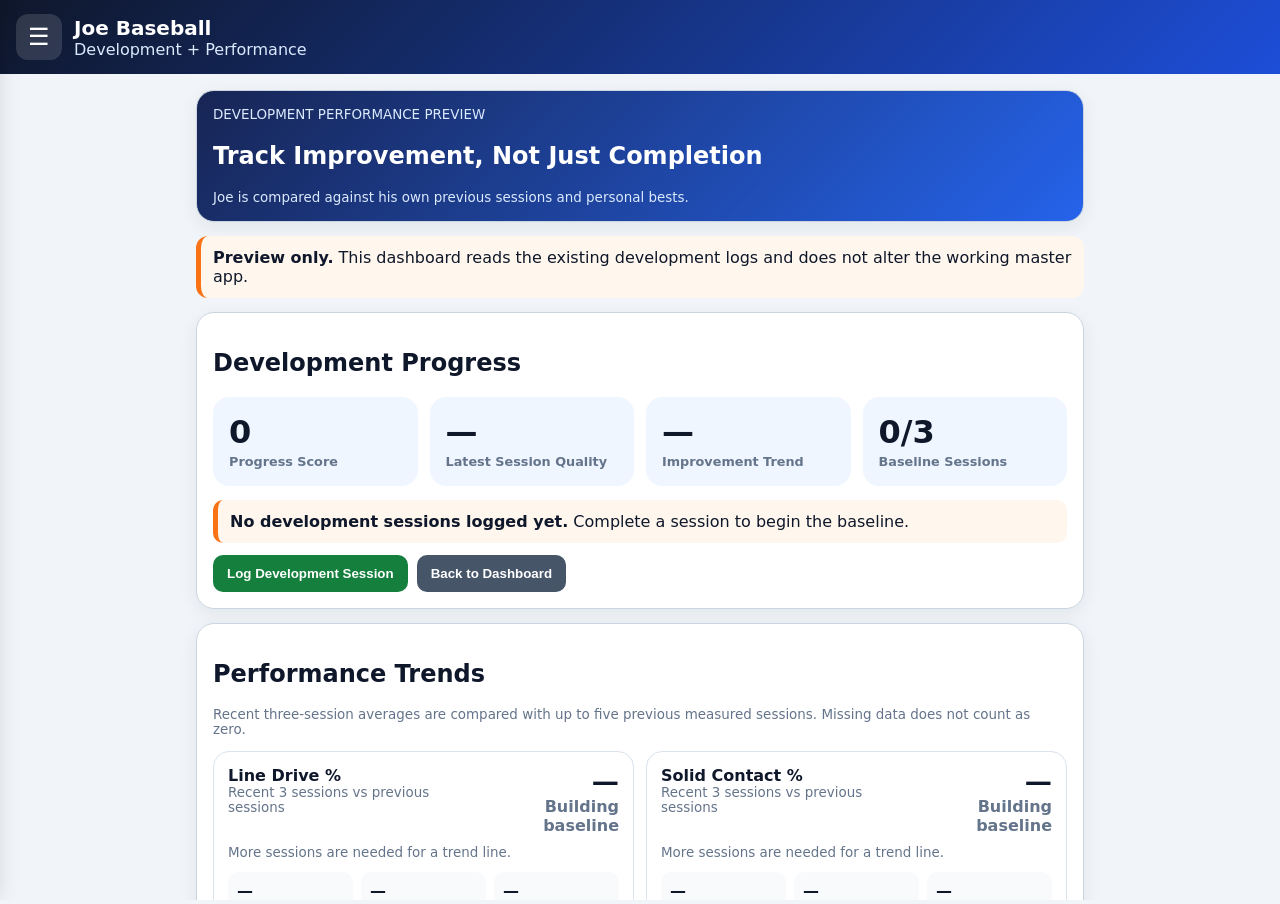
<file: development-performance-preview.html>
<!doctype html>
<html lang="en">
<head>
<meta charset="utf-8">
<meta name="viewport" content="width=device-width,initial-scale=1,viewport-fit=cover">
<meta name="theme-color" content="#0f172a">
<meta http-equiv="Cache-Control" content="no-cache, no-store, must-revalidate">
<title>Joe Baseball - Development Performance Preview</title>
<style>html,body,#shell{margin:0;width:100%;height:100%;border:0;overflow:hidden;background:#f1f5f9}</style>
</head>
<body>
<iframe id="shell" title="Joe Baseball Development Performance Preview" src="index.html?preview=development-performance-20260712-1"></iframe>
<script>
(() => {
  const shell = document.getElementById('shell');
  const STORAGE_KEY = 'joeDevelopment_v4';

  const number = value => Number(value || 0);
  const clamp = value => Math.max(0, Math.min(100, Math.round(value)));
  const average = values => values.length ? values.reduce((sum, value) => sum + value, 0) / values.length : null;
  const pct = (part, total) => number(total) > 0 ? number(part) / number(total) * 100 : null;
  const formatDate = date => new Date(date + 'T12:00:00').toLocaleDateString(undefined, {month:'short', day:'numeric', year:'numeric'});
  const fmt = (value, digits = 1) => value === null || !Number.isFinite(value) ? '—' : Number(value).toFixed(digits);

  const metricDefinitions = [
    {key:'lineDrive', label:'Line Drive %', unit:'%', weight:25, scale:15, value:s => pct(s.gameTeeSolid, s.gameTee)},
    {key:'solidContact', label:'Solid Contact %', unit:'%', weight:25, scale:15, value:s => pct(s.maxSolid, s.maxSwings)},
    {key:'command', label:'Pitching Command', unit:'%', weight:25, scale:15, value:s => pct(s.holeHits, s.pitchTotal)},
    {key:'exitVelo', label:'Best Exit Velocity', unit:' mph', weight:10, scale:5, value:s => number(s.exitVelo) > 0 ? number(s.exitVelo) : null},
    {key:'avgPitchVelo', label:'Average Pitch Velocity', unit:' mph', weight:10, scale:4, value:s => number(s.avgPitchVelo) > 0 ? number(s.avgPitchVelo) : null},
    {key:'maxPitchVelo', label:'Maximum Pitch Velocity', unit:' mph', weight:5, scale:4, value:s => number(s.maxPitchVelo) > 0 ? number(s.maxPitchVelo) : null}
  ];

  function connectToApp() {
    let appFrame;
    try {
      appFrame = shell.contentDocument?.getElementById('app');
    } catch {
      return;
    }
    if (!appFrame) return;

    const install = () => {
      const win = appFrame.contentWindow;
      const doc = appFrame.contentDocument;
      if (!win || !doc || doc.documentElement.dataset.developmentPerformancePreview === '1') return;
      doc.documentElement.dataset.developmentPerformancePreview = '1';

      const readSessions = () => {
        try {
          const list = JSON.parse(win.localStorage.getItem(STORAGE_KEY) || '[]');
          return Array.isArray(list) ? list.slice().sort((a,b) => String(a.date || '').localeCompare(String(b.date || ''))) : [];
        } catch {
          return [];
        }
      };

      function addStyles() {
        const style = doc.createElement('style');
        style.id = 'developmentPerformancePreviewStyles';
        style.textContent = `
          .development-preview-banner{padding:12px;border-radius:12px;background:#fff7ed;border-left:5px solid #f97316;margin-bottom:14px}
          .development-score-grid{display:grid;grid-template-columns:repeat(4,minmax(0,1fr));gap:12px}
          .development-score-card{padding:16px;border-radius:16px;background:#eff6ff}
          .development-score-card b{display:block;font-size:2rem}
          .development-score-card span{font-size:.8rem;color:#64748b;font-weight:800}
          .development-metric-grid{display:grid;grid-template-columns:repeat(2,minmax(0,1fr));gap:12px}
          .development-trend-card{border:1px solid #dbe3ee;border-radius:16px;padding:14px;background:#fff}
          .development-trend-head{display:flex;justify-content:space-between;gap:12px;align-items:flex-start}
          .development-trend-value{font-size:1.7rem;font-weight:900}
          .development-up{color:#15803d;font-weight:900}.development-down{color:#b91c1c;font-weight:900}.development-flat{color:#64748b;font-weight:900}
          .development-mini-grid{display:grid;grid-template-columns:repeat(3,minmax(0,1fr));gap:8px;margin-top:12px}
          .development-mini-grid div{background:#f8fafc;border-radius:10px;padding:9px}
          .development-mini-grid b{display:block;font-size:1rem}.development-mini-grid span{font-size:.72rem;color:#64748b}
          .development-spark{width:100%;height:52px;margin-top:10px}
          .development-session{padding:13px 0;border-bottom:1px solid #e2e8f0}
          .development-session-top{display:flex;justify-content:space-between;gap:12px}
          .development-session-metrics{display:flex;flex-wrap:wrap;gap:7px;margin-top:8px}
          .development-chip{padding:6px 8px;border-radius:999px;background:#eff6ff;color:#1d4ed8;font-size:.75rem;font-weight:800}
          @media(max-width:760px){.development-score-grid{grid-template-columns:repeat(2,minmax(0,1fr))}.development-metric-grid{grid-template-columns:1fr}}
        `;
        doc.head.appendChild(style);
      }

      function metricSeries(definition, sessions) {
        return sessions.map(session => ({date:session.date, value:definition.value(session)})).filter(point => point.value !== null && Number.isFinite(point.value));
      }

      function metricSummary(definition, sessions) {
        const series = metricSeries(definition, sessions);
        const values = series.map(point => point.value);
        const latest = values.length ? values[values.length - 1] : null;
        const recentValues = values.slice(-3);
        const earlierValues = values.slice(0, Math.max(0, values.length - 3)).slice(-5);
        const baselineValues = values.slice(0, 3);
        const recent = average(recentValues);
        const baseline = average(baselineValues);
        const comparison = earlierValues.length ? average(earlierValues) : (values.length > 1 ? average(values.slice(0, -1).slice(-3)) : null);
        const best = values.length ? Math.max(...values) : null;
        const change = recent !== null && comparison !== null ? recent - comparison : null;
        return {series, latest, recent, comparison, baseline, best, change};
      }

      function improvementRating(sessions) {
        let weighted = 0;
        let totalWeight = 0;
        metricDefinitions.forEach(definition => {
          const summary = metricSummary(definition, sessions);
          if (summary.change === null) return;
          const score = Math.max(0, Math.min(100, 50 + (summary.change / definition.scale) * 50));
          weighted += score * definition.weight;
          totalWeight += definition.weight;
        });
        return totalWeight ? clamp(weighted / totalWeight) : 50;
      }

      function sessionQuality(session) {
        if (!session) return 0;
        if (typeof win.sessionScore === 'function') return clamp(win.sessionScore(session));
        const ratios = [pct(session.gameTeeSolid, session.gameTee), pct(session.maxSolid, session.maxSwings), pct(session.holeHits, session.pitchTotal)].filter(value => value !== null);
        const skill = average(ratios) ?? 0;
        const work = Math.min(100, number(session.minutes) / 40 * 100);
        const arm = session.armFeel === 'Great' ? 100 : session.armFeel === 'Normal' ? 80 : session.armFeel === 'Tired' ? 45 : 15;
        return clamp(skill * .6 + work * .25 + arm * .15);
      }

      function trendClass(change) {
        if (change === null || Math.abs(change) < .5) return 'development-flat';
        return change > 0 ? 'development-up' : 'development-down';
      }

      function trendText(change, unit) {
        if (change === null) return 'Building baseline';
        const arrow = change > .5 ? '▲' : change < -.5 ? '▼' : '●';
        const sign = change > 0 ? '+' : '';
        const suffix = unit === '%' ? ' pts' : unit;
        return `${arrow} ${sign}${fmt(change)}${suffix}`;
      }

      function sparkline(series) {
        const values = series.slice(-10).map(point => point.value);
        if (values.length < 2) return '<div class="small" style="margin-top:10px">More sessions are needed for a trend line.</div>';
        const min = Math.min(...values), max = Math.max(...values), range = Math.max(.001, max - min);
        const points = values.map((value, index) => {
          const x = values.length === 1 ? 0 : index / (values.length - 1) * 100;
          const y = 45 - ((value - min) / range) * 38;
          return `${x.toFixed(1)},${y.toFixed(1)}`;
        }).join(' ');
        return `<svg class="development-spark" viewBox="0 0 100 50" preserveAspectRatio="none" aria-label="Recent trend"><polyline points="${points}" fill="none" stroke="currentColor" stroke-width="3" vector-effect="non-scaling-stroke"/></svg>`;
      }

      function metricCard(definition, sessions) {
        const summary = metricSummary(definition, sessions);
        const display = value => value === null ? '—' : `${fmt(value)}${definition.unit}`;
        return `<div class="development-trend-card">
          <div class="development-trend-head"><div><b>${definition.label}</b><div class="small">Recent 3 sessions vs previous sessions</div></div><div style="text-align:right"><div class="development-trend-value">${display(summary.latest)}</div><div class="${trendClass(summary.change)}">${trendText(summary.change, definition.unit)}</div></div></div>
          ${sparkline(summary.series)}
          <div class="development-mini-grid"><div><b>${display(summary.recent)}</b><span>Recent 3 Avg</span></div><div><b>${display(summary.comparison)}</b><span>Previous Avg</span></div><div><b>${display(summary.best)}</b><span>Personal Best</span></div></div>
        </div>`;
      }

      function renderPerformance() {
        const sessions = readSessions();
        const latest = sessions[sessions.length - 1] || null;
        const quality = sessionQuality(latest);
        const improvement = improvementRating(sessions);
        const progress = sessions.length ? clamp(quality * .7 + improvement * .3) : 0;
        const baselineReady = sessions.length >= 3;

        const score = doc.getElementById('developmentProgressScore');
        const qualityNode = doc.getElementById('developmentSessionQuality');
        const improvementNode = doc.getElementById('developmentImprovementScore');
        const baselineNode = doc.getElementById('developmentBaselineCount');
        const note = doc.getElementById('developmentProgressNote');
        const metrics = doc.getElementById('developmentMetricGrid');
        const history = doc.getElementById('developmentSessionPerformanceList');
        if (!score || !qualityNode || !improvementNode || !baselineNode || !note || !metrics || !history) return;

        score.textContent = progress;
        qualityNode.textContent = sessions.length ? quality : '—';
        improvementNode.textContent = baselineReady ? improvement : '—';
        baselineNode.textContent = `${Math.min(3, sessions.length)}/3`;
        note.innerHTML = !sessions.length ? '<b>No development sessions logged yet.</b> Complete a session to begin the baseline.' : !baselineReady ? `<b>Baseline building.</b> ${3 - sessions.length} more complete session${3 - sessions.length === 1 ? '' : 's'} needed before improvement is scored.` : `<b>Progress Score:</b> 70% latest session quality and 30% improvement versus Joe's previous sessions. Missing measurements are ignored rather than counted as zero.`;
        metrics.innerHTML = metricDefinitions.map(definition => metricCard(definition, sessions)).join('');

        const latestSessions = sessions.slice(-10).reverse();
        history.innerHTML = latestSessions.length ? latestSessions.map(session => {
          const line = pct(session.gameTeeSolid, session.gameTee);
          const solid = pct(session.maxSolid, session.maxSwings);
          const command = pct(session.holeHits, session.pitchTotal);
          const chips = [
            line !== null ? `Line Drives ${fmt(line,0)}%` : null,
            solid !== null ? `Solid Contact ${fmt(solid,0)}%` : null,
            command !== null ? `Command ${fmt(command,0)}%` : null,
            number(session.exitVelo) > 0 ? `Exit ${fmt(number(session.exitVelo))} mph` : null,
            number(session.avgPitchVelo) > 0 ? `Pitch Avg ${fmt(number(session.avgPitchVelo))} mph` : null,
            number(session.maxPitchVelo) > 0 ? `Pitch Max ${fmt(number(session.maxPitchVelo))} mph` : null,
            session.armFeel ? `Arm ${session.armFeel}` : null
          ].filter(Boolean);
          return `<div class="development-session"><div class="development-session-top"><div><b>${formatDate(session.date)}</b><div class="small">${number(session.minutes)} minutes</div></div><div style="text-align:right"><b>Quality ${sessionQuality(session)}</b></div></div><div class="development-session-metrics">${chips.map(chip => `<span class="development-chip">${chip}</span>`).join('') || '<span class="small">No measurable performance values entered.</span>'}</div></div>`;
        }).join('') : '<p class="small">No development sessions logged yet.</p>';
      }

      function buildPage() {
        const page = doc.createElement('section');
        page.id = 'development-performance-preview';
        page.className = 'page';
        page.innerHTML = `<div class="card hero"><div class="small">DEVELOPMENT PERFORMANCE PREVIEW</div><h2>Track Improvement, Not Just Completion</h2><div class="small">Joe is compared against his own previous sessions and personal bests.</div></div>
          <div class="development-preview-banner"><b>Preview only.</b> This dashboard reads the existing development logs and does not alter the working master app.</div>
          <div class="card"><h2>Development Progress</h2><div class="development-score-grid"><div class="development-score-card"><b id="developmentProgressScore">0</b><span>Progress Score</span></div><div class="development-score-card"><b id="developmentSessionQuality">—</b><span>Latest Session Quality</span></div><div class="development-score-card"><b id="developmentImprovementScore">—</b><span>Improvement Trend</span></div><div class="development-score-card"><b id="developmentBaselineCount">0/3</b><span>Baseline Sessions</span></div></div><div id="developmentProgressNote" class="notice" style="margin-top:14px"></div><div class="actions"><button id="developmentOpenLog" class="btn green" type="button">Log Development Session</button><button id="developmentBackDashboard" class="btn gray" type="button">Back to Dashboard</button></div></div>
          <div class="card"><h2>Performance Trends</h2><p class="small">Recent three-session averages are compared with up to five previous measured sessions. Missing data does not count as zero.</p><div id="developmentMetricGrid" class="development-metric-grid"></div></div>
          <div class="card"><h2>Session-by-Session Performance</h2><div id="developmentSessionPerformanceList"></div></div>
          <div class="card"><h2>How Improvement Is Measured</h2><div class="component"><b>Hitting quality</b><span>Line-drive % and solid-contact %</span></div><div class="component"><b>Pitching command</b><span>9-hole hits divided by attempts</span></div><div class="component"><b>Velocity</b><span>Exit velocity and average/max pitch velocity</span></div><div class="component"><b>Personal baseline</b><span>First three complete sessions</span></div><div class="component"><b>Trend protection</b><span>One poor day does not erase the rolling trend</span></div></div>`;
        doc.querySelector('main').appendChild(page);
        doc.getElementById('developmentOpenLog').onclick = () => win.show('log');
        doc.getElementById('developmentBackDashboard').onclick = () => win.show('dash');
      }

      function addDrawerButton() {
        const drawer = doc.getElementById('drawer');
        if (!drawer || doc.getElementById('developmentPerformanceDrawerButton')) return;
        const button = doc.createElement('button');
        button.id = 'developmentPerformanceDrawerButton';
        button.type = 'button';
        button.textContent = '📈 Development Performance';
        button.onclick = () => { win.show('development-performance-preview'); renderPerformance(); };
        drawer.appendChild(button);
      }

      addStyles();
      buildPage();
      addDrawerButton();
      renderPerformance();

      const originalSaveDev = win.saveDev;
      if (typeof originalSaveDev === 'function' && !win.__developmentPerformanceSaveWrapped) {
        win.__developmentPerformanceSaveWrapped = true;
        win.saveDev = function saveDevelopmentAndRefreshPerformance() {
          const result = originalSaveDev();
          setTimeout(renderPerformance, 0);
          return result;
        };
      }

      win.show('development-performance-preview');
      setInterval(() => {
        if (doc.getElementById('development-performance-preview')?.classList.contains('active')) renderPerformance();
      }, 1500);
    };

    appFrame.addEventListener('load', install);
    if (appFrame.contentDocument?.readyState === 'complete') install();
  }

  shell.addEventListener('load', connectToApp);
  if (shell.contentDocument?.readyState === 'complete') connectToApp();
})();
</script>
</body>
</html>
</file>
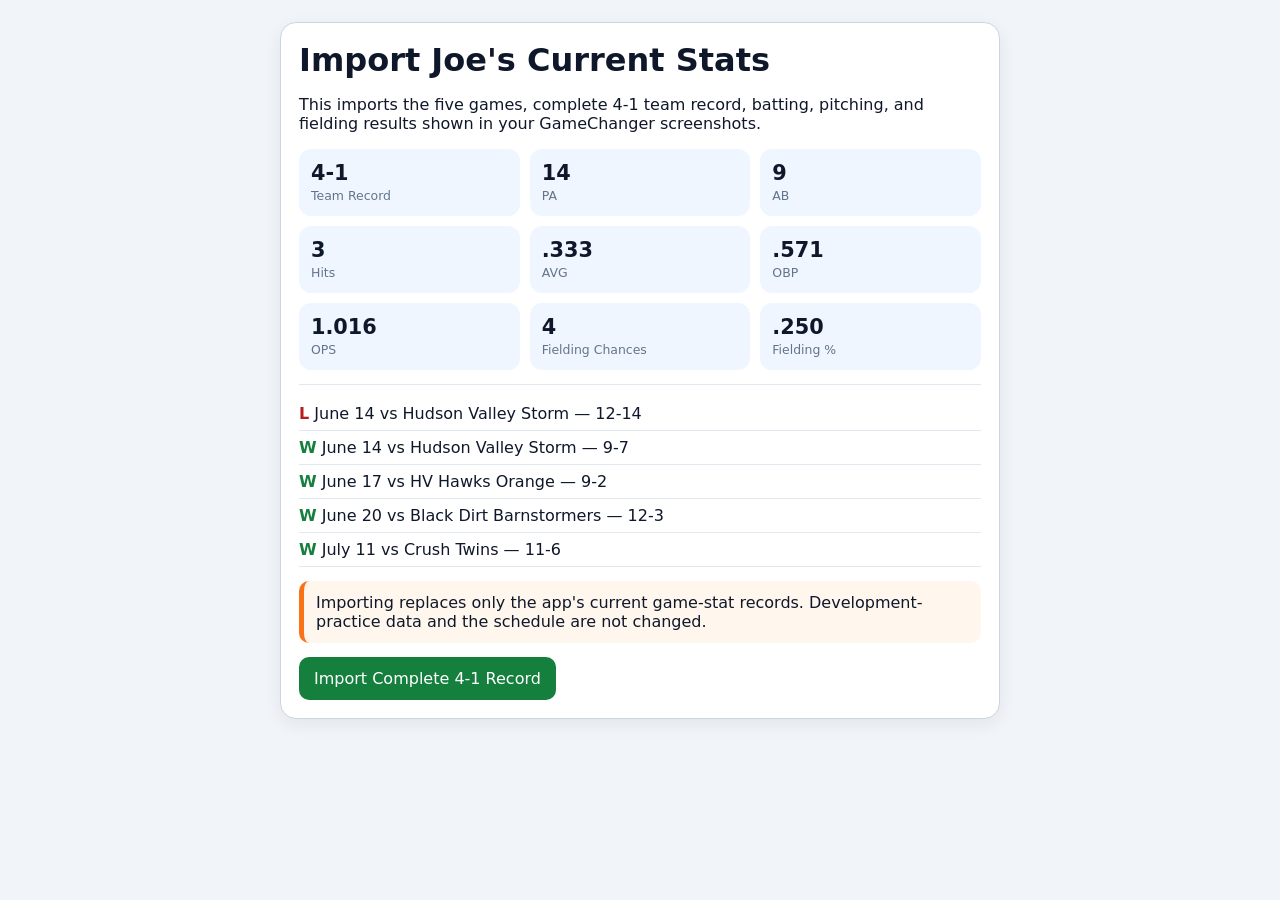
<file: import-gamechanger.html>
<!DOCTYPE html><html lang="en"><head><meta charset="UTF-8"><meta name="viewport" content="width=device-width,initial-scale=1,viewport-fit=cover"><title>Import Joe's GameChanger Stats</title><style>body{margin:0;font-family:system-ui,-apple-system,Segoe UI,sans-serif;background:#f1f5f9;color:#0f172a}main{max-width:720px;margin:auto;padding:22px}.card{background:#fff;border:1px solid #cbd5e1;border-radius:16px;padding:18px;box-shadow:0 5px 18px #0f172a12;margin-bottom:14px}h1{margin:0 0 10px}.grid{display:grid;grid-template-columns:repeat(3,1fr);gap:10px}@media(max-width:620px){.grid{grid-template-columns:1fr 1fr}}.metric{background:#eff6ff;border-radius:12px;padding:12px}.metric b{display:block;font-size:1.3rem}.metric span{font-size:.78rem;color:#64748b}button,a{display:inline-block;border:0;border-radius:10px;padding:12px 15px;background:#15803d;color:white;font-weight:900;text-decoration:none;font:inherit}.note{padding:12px;background:#fff7ed;border-left:5px solid #f97316;border-radius:10px}.games{margin-top:14px;border-top:1px solid #e2e8f0;padding-top:12px}.games div{padding:7px 0;border-bottom:1px solid #e2e8f0}.win{color:#15803d;font-weight:800}.loss{color:#b91c1c;font-weight:800}</style></head><body><main><div class="card"><h1>Import Joe's Current Stats</h1><p>This imports the five games, complete 4-1 team record, batting, pitching, and fielding results shown in your GameChanger screenshots.</p><div class="grid"><div class="metric"><b>4-1</b><span>Team Record</span></div><div class="metric"><b>14</b><span>PA</span></div><div class="metric"><b>9</b><span>AB</span></div><div class="metric"><b>3</b><span>Hits</span></div><div class="metric"><b>.333</b><span>AVG</span></div><div class="metric"><b>.571</b><span>OBP</span></div><div class="metric"><b>1.016</b><span>OPS</span></div><div class="metric"><b>4</b><span>Fielding Chances</span></div><div class="metric"><b>.250</b><span>Fielding %</span></div></div><div class="games"><div><span class="loss">L</span> June 14 vs Hudson Valley Storm — 12-14</div><div><span class="win">W</span> June 14 vs Hudson Valley Storm — 9-7</div><div><span class="win">W</span> June 17 vs HV Hawks Orange — 9-2</div><div><span class="win">W</span> June 20 vs Black Dirt Barnstormers — 12-3</div><div><span class="win">W</span> July 11 vs Crush Twins — 11-6</div></div><div class="note" style="margin-top:14px">Importing replaces only the app's current game-stat records. Development-practice data and the schedule are not changed.</div><button style="margin-top:14px" onclick="runImport()">Import Complete 4-1 Record</button></div><div class="card" id="result" style="display:none"><h2>Import complete</h2><p>Joe's full game history and 4-1 record are now stored in the app on this phone.</p><a href="./">Return to Joe Baseball</a></div></main><script>const GKEY='joeGames_v4';const games=[{id:'gc1',date:'2026-06-14',opponent:'Hudson Valley Storm 10U',result:'Loss',score:'12-14',pa:3,ab:1,h:0,b1:0,b2:0,b3:0,hr:0,bb:2,hbp:0,so:0,rbi:0,runs:2,roe:1,sb:0,ip:4,gs:1,bf:22,pc:73,ph:7,pr:7,er:5,pbb:3,k:1,phbp:1,wp:1,tc:1,a:0,po:0,fpct:0,e:1,dp:0,tp:0},{id:'gc2',date:'2026-06-14',opponent:'Hudson Valley Storm 10U',result:'Win',score:'9-7',pa:3,ab:3,h:1,b1:1,b2:0,b3:0,hr:0,bb:0,hbp:0,so:0,rbi:0,runs:1,roe:1,sb:1,ip:0,gs:0,bf:0,pc:0,ph:0,pr:0,er:0,pbb:0,k:0,phbp:0,wp:0,tc:1,a:0,po:0,fpct:0,e:1,dp:0,tp:0},{id:'gc3',date:'2026-06-17',opponent:'HV Hawks Orange 10U',result:'Win',score:'9-2',pa:3,ab:2,h:0,b1:0,b2:0,b3:0,hr:0,bb:1,hbp:0,so:1,rbi:1,runs:1,roe:0,sb:0,ip:0,gs:0,bf:0,pc:0,ph:0,pr:0,er:0,pbb:0,k:0,phbp:0,wp:0,tc:0,a:0,po:0,fpct:0,e:0,dp:0,tp:0},{id:'gc4',date:'2026-06-20',opponent:'Black Dirt Barnstormers 10U',result:'Win',score:'12-3',pa:2,ab:2,h:2,b1:1,b2:1,b3:0,hr:0,bb:0,hbp:0,so:0,rbi:3,runs:0,roe:0,sb:0,ip:0,gs:0,bf:0,pc:0,ph:0,pr:0,er:0,pbb:0,k:0,phbp:0,wp:0,tc:2,a:0,po:1,fpct:.5,e:1,dp:0,tp:0},{id:'gc5',date:'2026-07-11',opponent:'Crush Twins 10U',result:'Win',score:'11-6',pa:3,ab:1,h:0,b1:0,b2:0,b3:0,hr:0,bb:2,hbp:0,so:1,rbi:0,runs:1,roe:0,sb:3,ip:0,gs:0,bf:0,pc:0,ph:0,pr:0,er:0,pbb:0,k:0,phbp:0,wp:0,tc:0,a:0,po:0,fpct:0,e:0,dp:0,tp:0}];function runImport(){localStorage.setItem(GKEY,JSON.stringify(games));document.getElementById('result').style.display='block';window.scrollTo({top:document.body.scrollHeight,behavior:'smooth'})}</script></body></html>
</file>
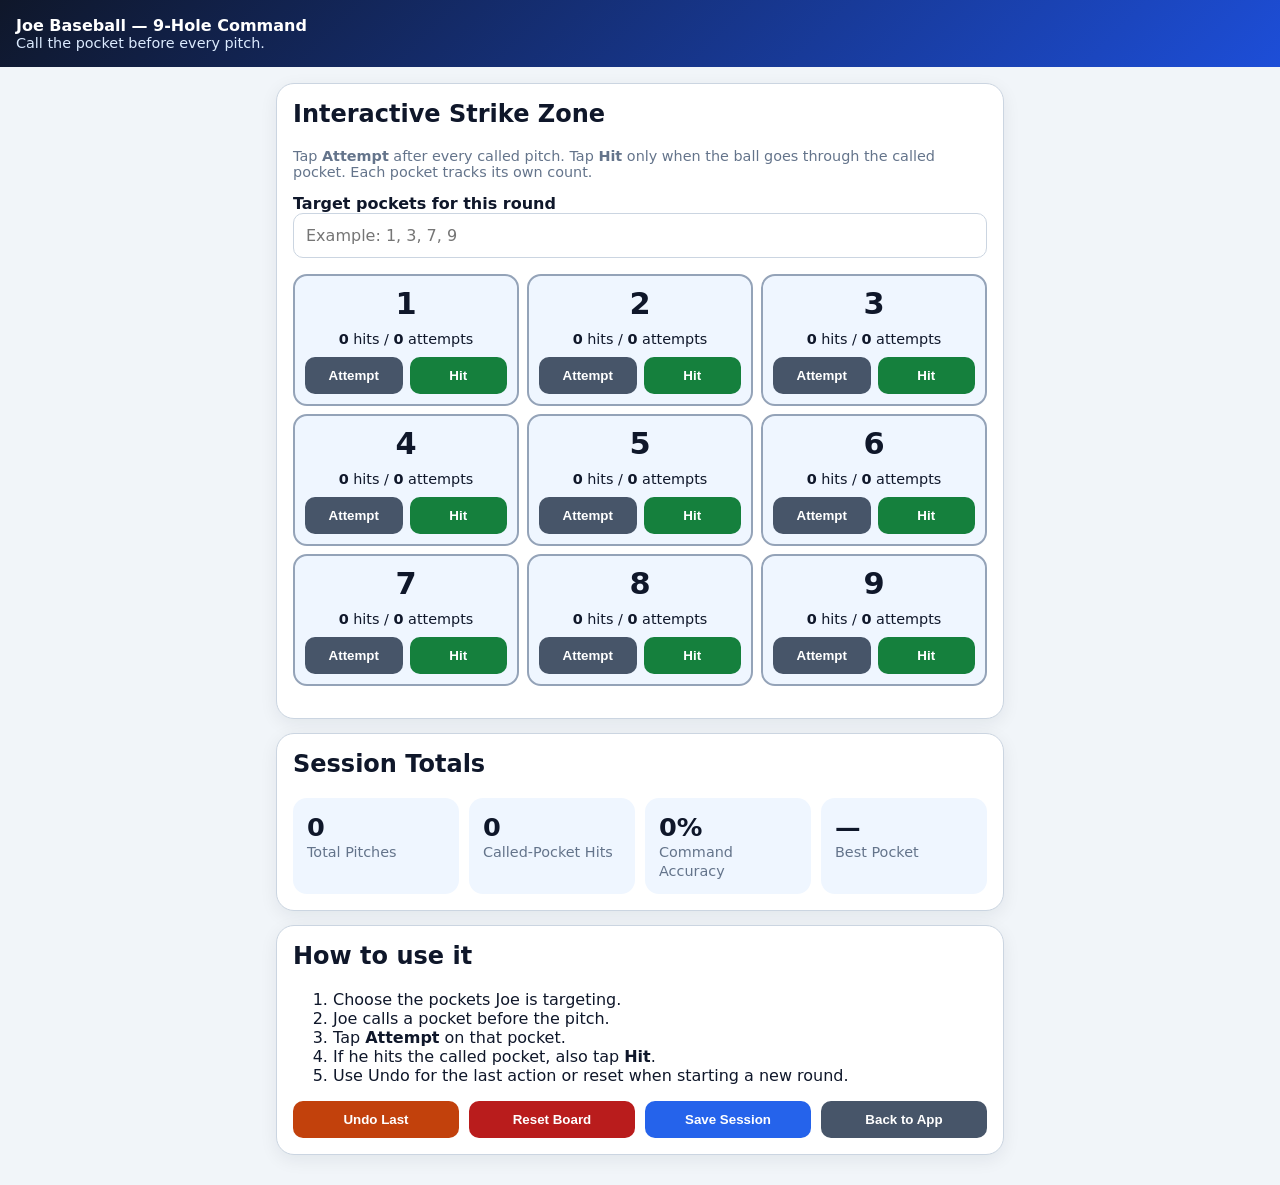
<file: nine-hole.html>
<!doctype html>
<html lang="en">
<head>
<meta charset="utf-8">
<meta name="viewport" content="width=device-width,initial-scale=1,viewport-fit=cover">
<meta name="theme-color" content="#0f172a">
<title>9-Hole Command</title>
<style>
:root{--navy:#0f172a;--blue:#2563eb;--green:#15803d;--red:#b91c1c;--orange:#c2410c;--bg:#f1f5f9;--line:#cbd5e1;--muted:#64748b}
*{box-sizing:border-box}body{margin:0;font-family:system-ui,-apple-system,Segoe UI,sans-serif;background:var(--bg);color:var(--navy)}
header{position:sticky;top:0;z-index:10;padding:16px;background:linear-gradient(135deg,#0f172a,#1d4ed8);color:#fff}.wrap{max-width:760px;margin:auto;padding:16px}.card{background:#fff;border:1px solid var(--line);border-radius:18px;padding:16px;margin-bottom:14px;box-shadow:0 5px 18px #0f172a12}.small{color:var(--muted);font-size:.9rem}.zone{display:grid;grid-template-columns:repeat(3,1fr);gap:8px;margin:16px 0}.pocket{border:2px solid #94a3b8;border-radius:14px;background:#eff6ff;min-height:132px;padding:10px;display:flex;flex-direction:column;justify-content:space-between;text-align:center;touch-action:manipulation}.pocket.target{border-color:#2563eb;background:#dbeafe}.pocket.hit{border-color:#15803d;background:#dcfce7}.num{font-size:1.9rem;font-weight:900}.counts{font-size:.9rem}.controls{display:grid;grid-template-columns:1fr 1fr;gap:7px}.controls button,.btn{border:0;border-radius:10px;padding:11px;font-weight:900;color:#fff}.attempt{background:#475569}.hitbtn{background:#15803d}.undo{background:#c2410c}.reset{background:#b91c1c}.save{background:#2563eb}.back{background:#475569}.stats{display:grid;grid-template-columns:repeat(2,1fr);gap:10px}.stat{background:#eff6ff;border-radius:14px;padding:14px}.stat b{display:block;font-size:1.6rem}.actions{display:flex;gap:10px;flex-wrap:wrap}.actions .btn{flex:1;min-width:130px}input{width:100%;padding:12px;border:1px solid var(--line);border-radius:10px;font:inherit}@media(min-width:620px){.stats{grid-template-columns:repeat(4,1fr)}}
</style>
</head>
<body>
<header><strong>Joe Baseball — 9-Hole Command</strong><div class="small" style="color:#dbeafe">Call the pocket before every pitch.</div></header>
<div class="wrap">
<div class="card"><h2 style="margin-top:0">Interactive Strike Zone</h2><p class="small">Tap <b>Attempt</b> after every called pitch. Tap <b>Hit</b> only when the ball goes through the called pocket. Each pocket tracks its own count.</p><label><b>Target pockets for this round</b></label><input id="targets" placeholder="Example: 1, 3, 7, 9" oninput="markTargets()"><div id="zone" class="zone"></div></div>
<div class="card"><h2 style="margin-top:0">Session Totals</h2><div class="stats"><div class="stat"><b id="totalPitches">0</b><span class="small">Total Pitches</span></div><div class="stat"><b id="totalHits">0</b><span class="small">Called-Pocket Hits</span></div><div class="stat"><b id="accuracy">0%</b><span class="small">Command Accuracy</span></div><div class="stat"><b id="bestPocket">—</b><span class="small">Best Pocket</span></div></div></div>
<div class="card"><h2 style="margin-top:0">How to use it</h2><ol><li>Choose the pockets Joe is targeting.</li><li>Joe calls a pocket before the pitch.</li><li>Tap <b>Attempt</b> on that pocket.</li><li>If he hits the called pocket, also tap <b>Hit</b>.</li><li>Use Undo for the last action or reset when starting a new round.</li></ol><div class="actions"><button class="btn undo" onclick="undoLast()">Undo Last</button><button class="btn reset" onclick="resetBoard()">Reset Board</button><button class="btn save" onclick="saveSession()">Save Session</button><button class="btn back" onclick="location.href='index.html'">Back to App</button></div></div>
</div>
<script>
const state=Array.from({length:9},()=>({attempts:0,hits:0}));const history=[];
function render(){zone.innerHTML=state.map((p,i)=>`<div class="pocket" id="p${i+1}"><div class="num">${i+1}</div><div class="counts"><b>${p.hits}</b> hits / <b>${p.attempts}</b> attempts</div><div class="controls"><button class="attempt" onclick="addAttempt(${i})">Attempt</button><button class="hitbtn" onclick="addHit(${i})">Hit</button></div></div>`).join('');markTargets();updateTotals()}
function addAttempt(i){state[i].attempts++;history.push({type:'attempt',i});render()}
function addHit(i){if(state[i].hits>=state[i].attempts){state[i].attempts++;history.push({type:'both',i})}else{history.push({type:'hit',i})}state[i].hits++;render()}
function undoLast(){const x=history.pop();if(!x)return;if(x.type==='attempt')state[x.i].attempts--;if(x.type==='hit')state[x.i].hits--;if(x.type==='both'){state[x.i].attempts--;state[x.i].hits--}render()}
function resetBoard(){if(!confirm('Reset all nine pocket counts?'))return;state.forEach(x=>{x.attempts=0;x.hits=0});history.length=0;render()}
function markTargets(){const selected=(targets.value.match(/[1-9]/g)||[]).map(Number);state.forEach((p,i)=>{const el=document.getElementById('p'+(i+1));if(!el)return;el.classList.toggle('target',selected.includes(i+1));el.classList.toggle('hit',p.hits>0)})}
function updateTotals(){const pitches=state.reduce((a,x)=>a+x.attempts,0),hits=state.reduce((a,x)=>a+x.hits,0);totalPitches.textContent=pitches;totalHits.textContent=hits;accuracy.textContent=pitches?Math.round(hits/pitches*100)+'%':'0%';let best=-1,bestRate=-1;state.forEach((x,i)=>{if(x.attempts){const r=x.hits/x.attempts;if(r>bestRate){bestRate=r;best=i+1}}});bestPocket.textContent=best>0?'#'+best:'—'}
function saveSession(){const pitches=state.reduce((a,x)=>a+x.attempts,0),hits=state.reduce((a,x)=>a+x.hits,0);if(!pitches)return alert('Log at least one pitch first.');const key='joeNineHoleDraft_v1';localStorage.setItem(key,JSON.stringify({date:new Date().toISOString().slice(0,10),targets:targets.value,pitches,hits,pockets:state,accuracy:Math.round(hits/pitches*100)}));alert('9-hole session saved. Return to the app to finish the development log.')}
render();
</script>
</body></html>
</file>
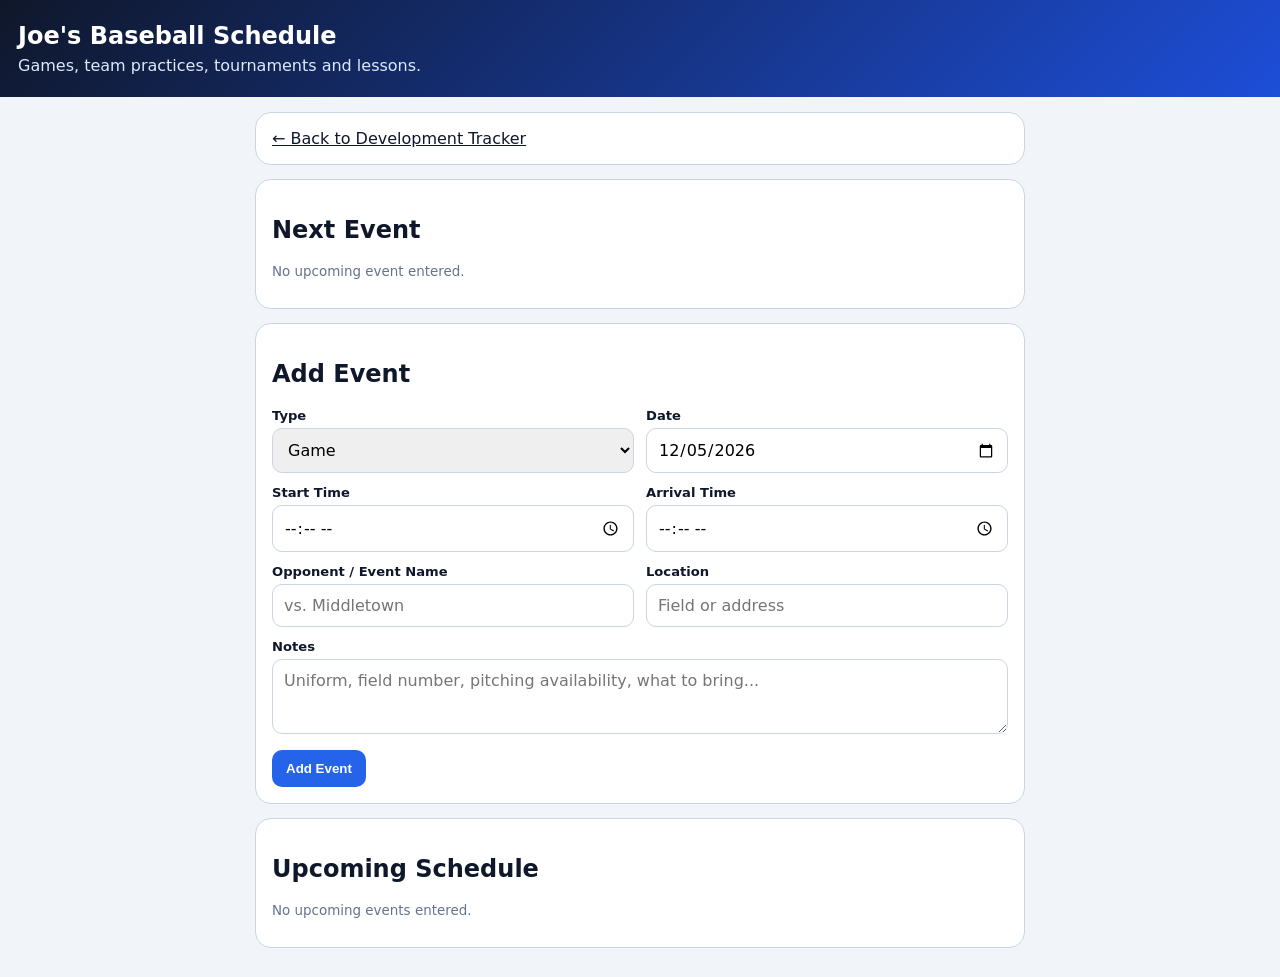
<file: schedule.html>
<!DOCTYPE html>
<html lang="en"><head><meta charset="UTF-8"><meta name="viewport" content="width=device-width,initial-scale=1,viewport-fit=cover"><meta name="theme-color" content="#0f172a"><title>Joe Baseball Schedule</title><style>:root{--navy:#0f172a;--blue:#2563eb;--green:#15803d;--red:#b91c1c;--bg:#f1f5f9;--line:#cbd5e1;--muted:#64748b}*{box-sizing:border-box}body{margin:0;font-family:system-ui,-apple-system,Segoe UI,sans-serif;background:var(--bg);color:var(--navy)}header{padding:22px 18px;background:linear-gradient(135deg,#0f172a,#1d4ed8);color:#fff}h1{margin:0;font-size:1.5rem}header p{margin:6px 0 0;color:#dbeafe}main{max-width:800px;margin:auto;padding:15px}.card{background:#fff;border:1px solid var(--line);border-radius:16px;padding:16px;margin-bottom:14px}.grid{display:grid;grid-template-columns:repeat(2,minmax(0,1fr));gap:12px}@media(max-width:650px){.grid{grid-template-columns:1fr}}label{display:block;font-size:.82rem;font-weight:800;margin-bottom:5px}input,select,textarea{width:100%;padding:11px;border:1px solid var(--line);border-radius:10px;font:inherit}textarea{min-height:75px}.btn{border:0;border-radius:10px;padding:11px 14px;background:var(--blue);color:#fff;font-weight:900}.btn.red{background:var(--red)}.btn.gray{background:#475569}.actions{display:flex;gap:10px;flex-wrap:wrap;margin-top:12px}.event{border-left:5px solid var(--green);padding:12px;background:#f8fafc;border-radius:10px;margin:10px 0}.event.game{border-left-color:var(--red)}.badge{display:inline-block;padding:5px 9px;border-radius:999px;background:#dcfce7;color:#166534;font-size:.78rem;font-weight:800}.badge.game{background:#fee2e2;color:#991b1b}.small{font-size:.84rem;color:var(--muted)}a{color:inherit}</style></head><body><header><h1>Joe's Baseball Schedule</h1><p>Games, team practices, tournaments and lessons.</p></header><main><div class="card"><a href="./index.html">← Back to Development Tracker</a></div><div class="card"><h2>Next Event</h2><div id="next"></div></div><div class="card"><h2>Add Event</h2><div class="grid"><div><label>Type</label><select id="type"><option>Game</option><option>Team Practice</option><option>Tournament</option><option>Private Lesson</option><option>Other</option></select></div><div><label>Date</label><input id="date" type="date"></div><div><label>Start Time</label><input id="time" type="time"></div><div><label>Arrival Time</label><input id="arrival" type="time"></div><div><label>Opponent / Event Name</label><input id="title" placeholder="vs. Middletown"></div><div><label>Location</label><input id="location" placeholder="Field or address"></div></div><div style="margin-top:12px"><label>Notes</label><textarea id="notes" placeholder="Uniform, field number, pitching availability, what to bring..."></textarea></div><div class="actions"><button class="btn" onclick="addEvent()">Add Event</button></div></div><div class="card"><h2>Upcoming Schedule</h2><div id="list"></div></div></main><script>const KEY='joeSchedule_v1',$=id=>document.getElementById(id),today=()=>new Date().toISOString().slice(0,10),events=()=>JSON.parse(localStorage.getItem(KEY)||'[]');$('date').value=today();function save(a){localStorage.setItem(KEY,JSON.stringify(a))}function dt(e){return new Date(e.date+'T'+(e.time||'23:59'))}function upcoming(){let d=new Date();d.setHours(0,0,0,0);return events().filter(e=>dt(e)>=d).sort((a,b)=>dt(a)-dt(b))}function fmt(t){if(!t)return'Time TBD';let[h,m]=t.split(':').map(Number),x=h>=12?'PM':'AM';h=h%12||12;return h+':'+String(m).padStart(2,'0')+' '+x}function cls(t){return t==='Game'||t==='Tournament'?'game':''}function addEvent(){if(!$('date').value)return alert('Choose a date.');let a=events();a.push({id:Date.now(),type:$('type').value,date:$('date').value,time:$('time').value,arrival:$('arrival').value,title:$('title').value,location:$('location').value,notes:$('notes').value});save(a);['time','arrival','title','location','notes'].forEach(x=>$(x).value='');render();alert('Event added.')}function del(id){if(confirm('Delete this event?')){save(events().filter(e=>e.id!==id));render()}}function card(e){return `<div class="event ${cls(e.type)}"><span class="badge ${cls(e.type)}">${e.type}</span><h3>${e.title||e.type}</h3><p><strong>${new Date(e.date+'T12:00').toLocaleDateString(undefined,{weekday:'long',month:'long',day:'numeric'})}</strong> · ${fmt(e.time)}</p>${e.arrival?`<p>Arrive: ${fmt(e.arrival)}</p>`:''}${e.location?`<p>${e.location}</p>`:''}${e.notes?`<p class="small">${e.notes}</p>`:''}<button class="btn red" onclick="del(${e.id})">Delete</button></div>`}function render(){let a=upcoming();$('list').innerHTML=a.length?a.map(card).join(''):'<p class="small">No upcoming events entered.</p>';$('next').innerHTML=a.length?card(a[0]):'<p class="small">No upcoming event entered.</p>'}render();</script></body></html>
</file>
